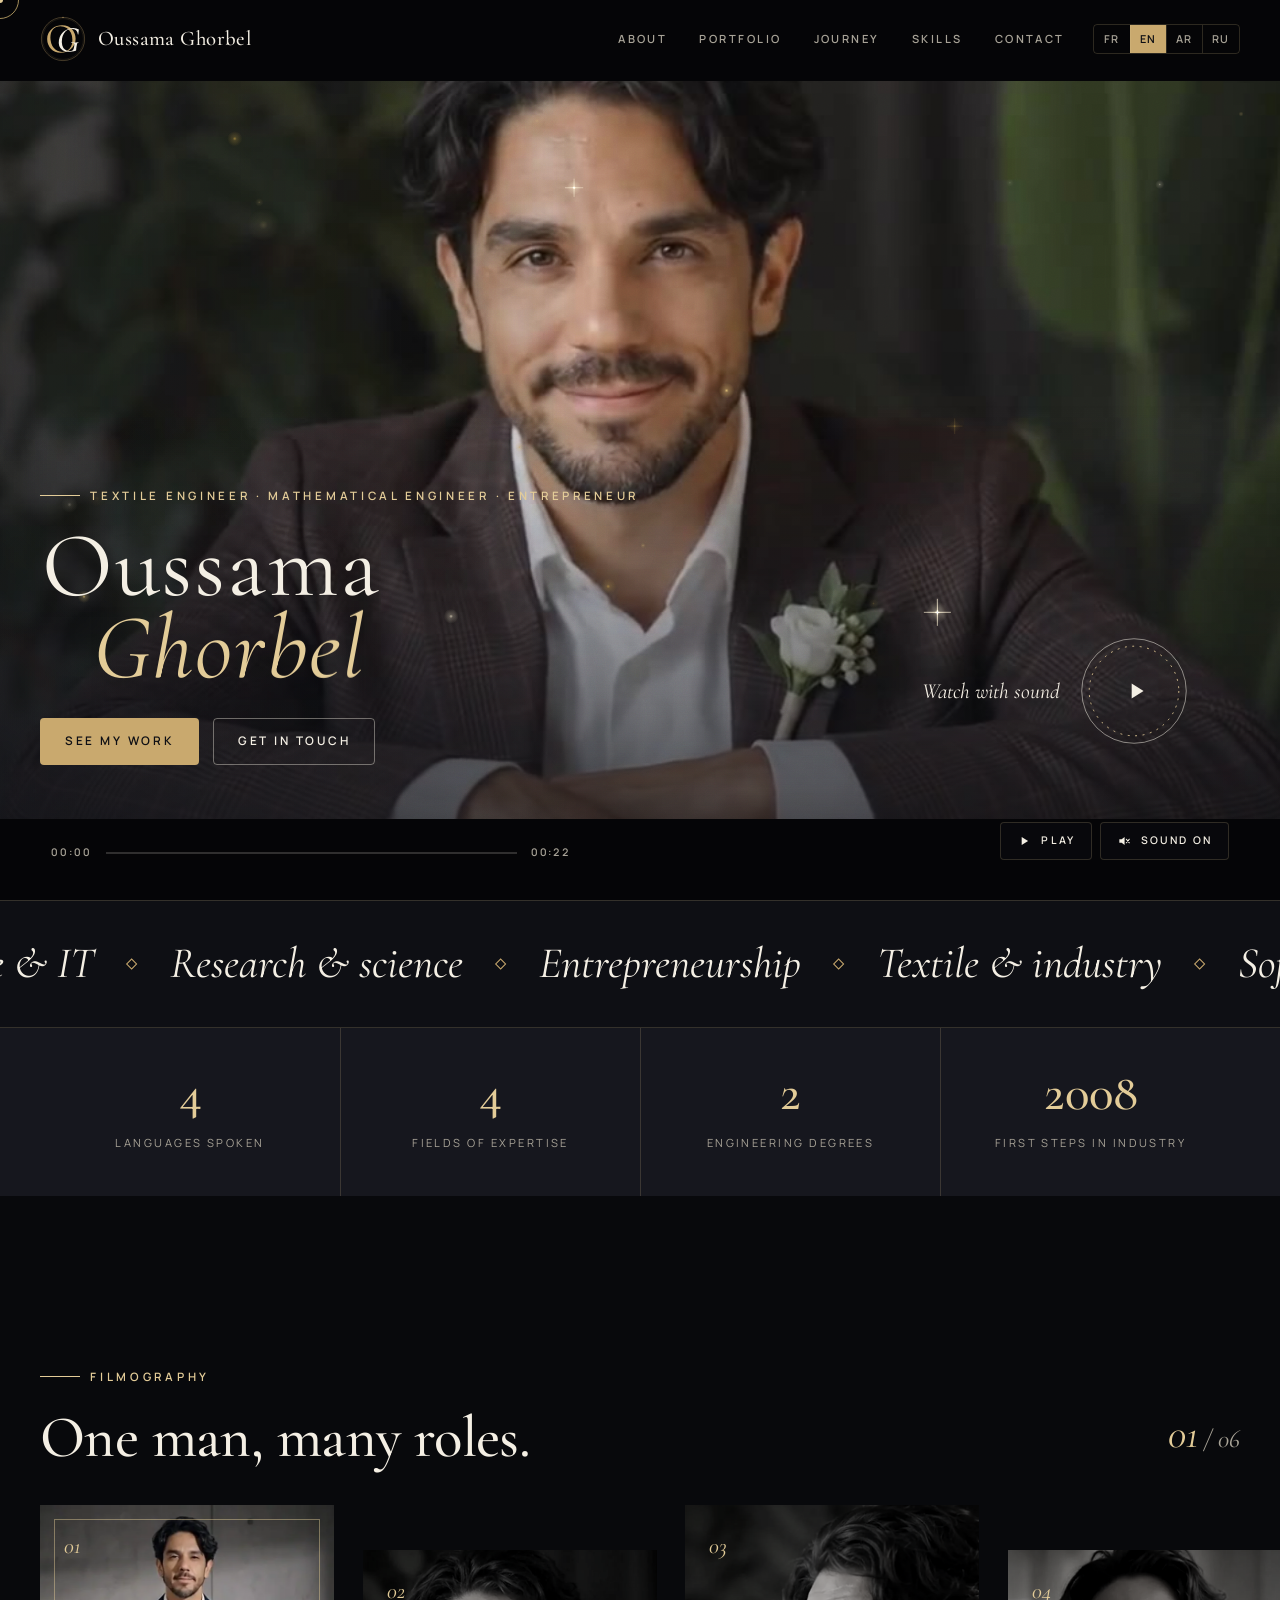
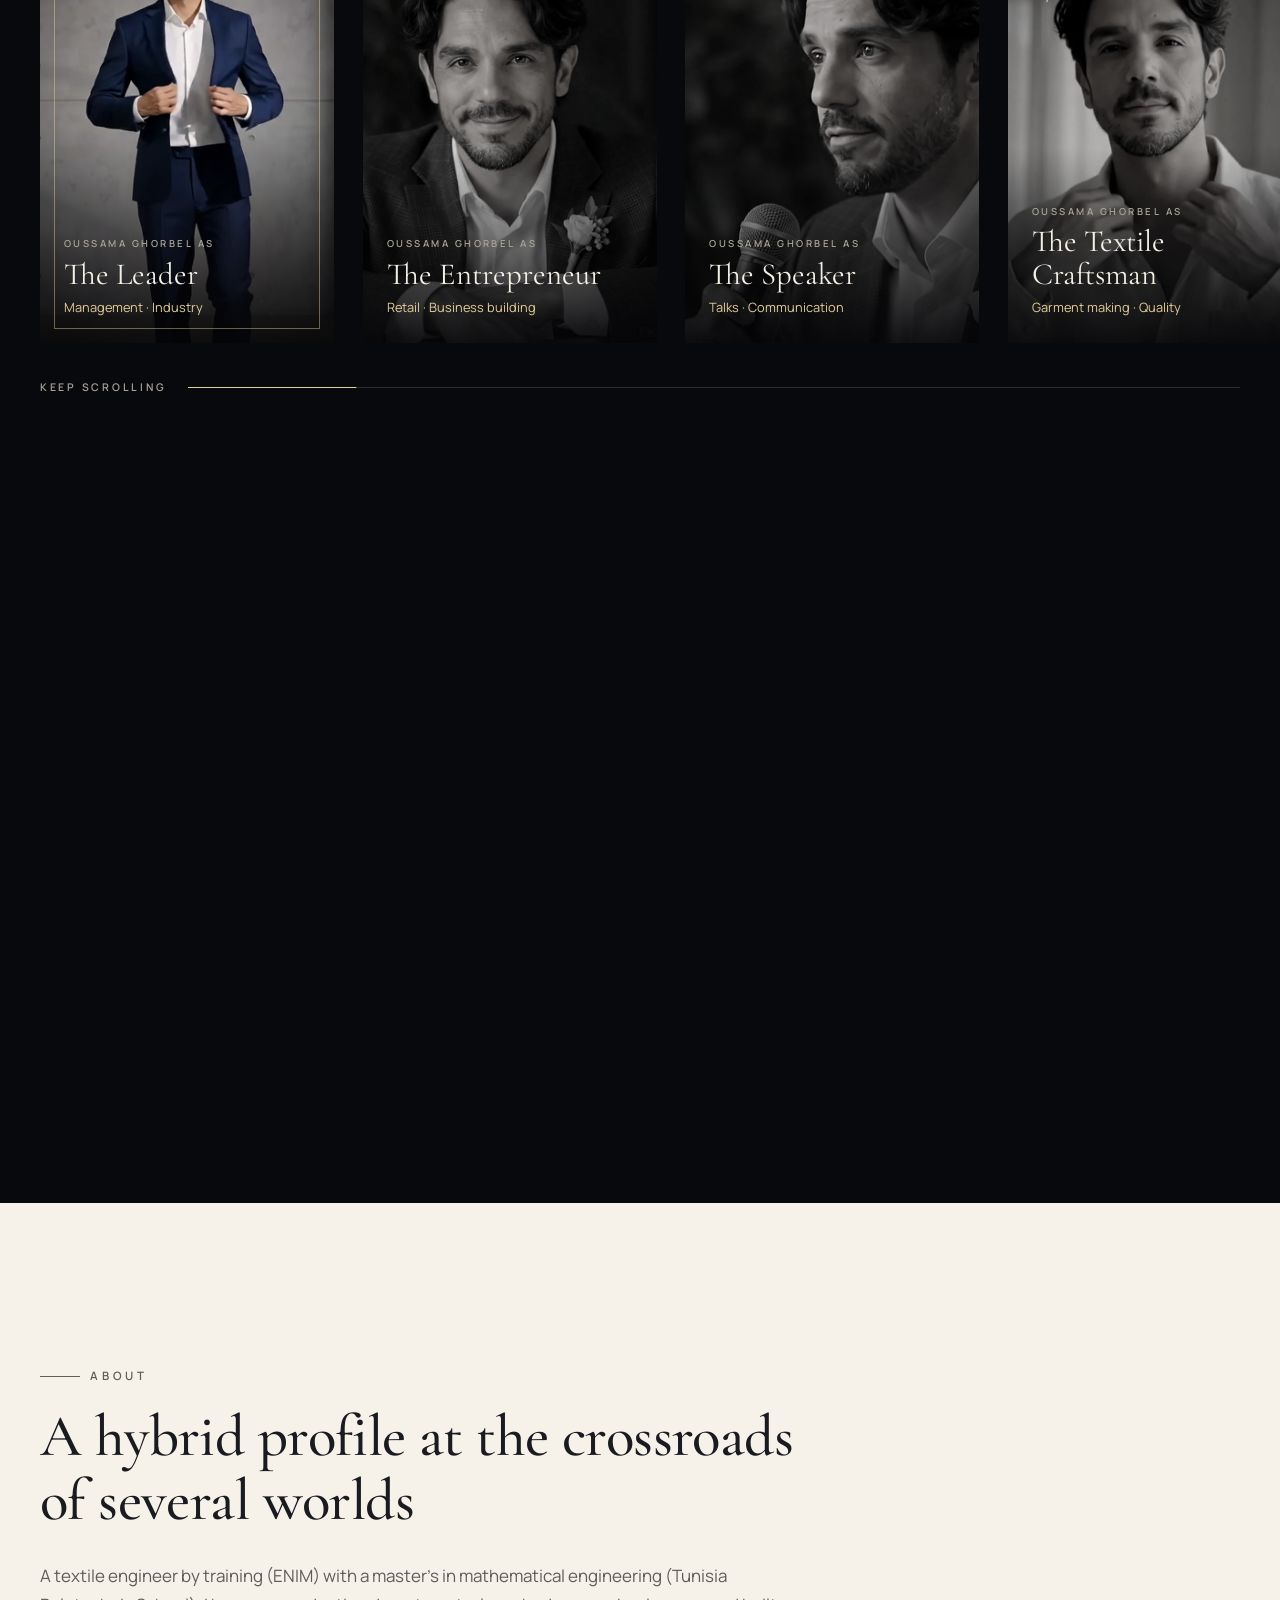
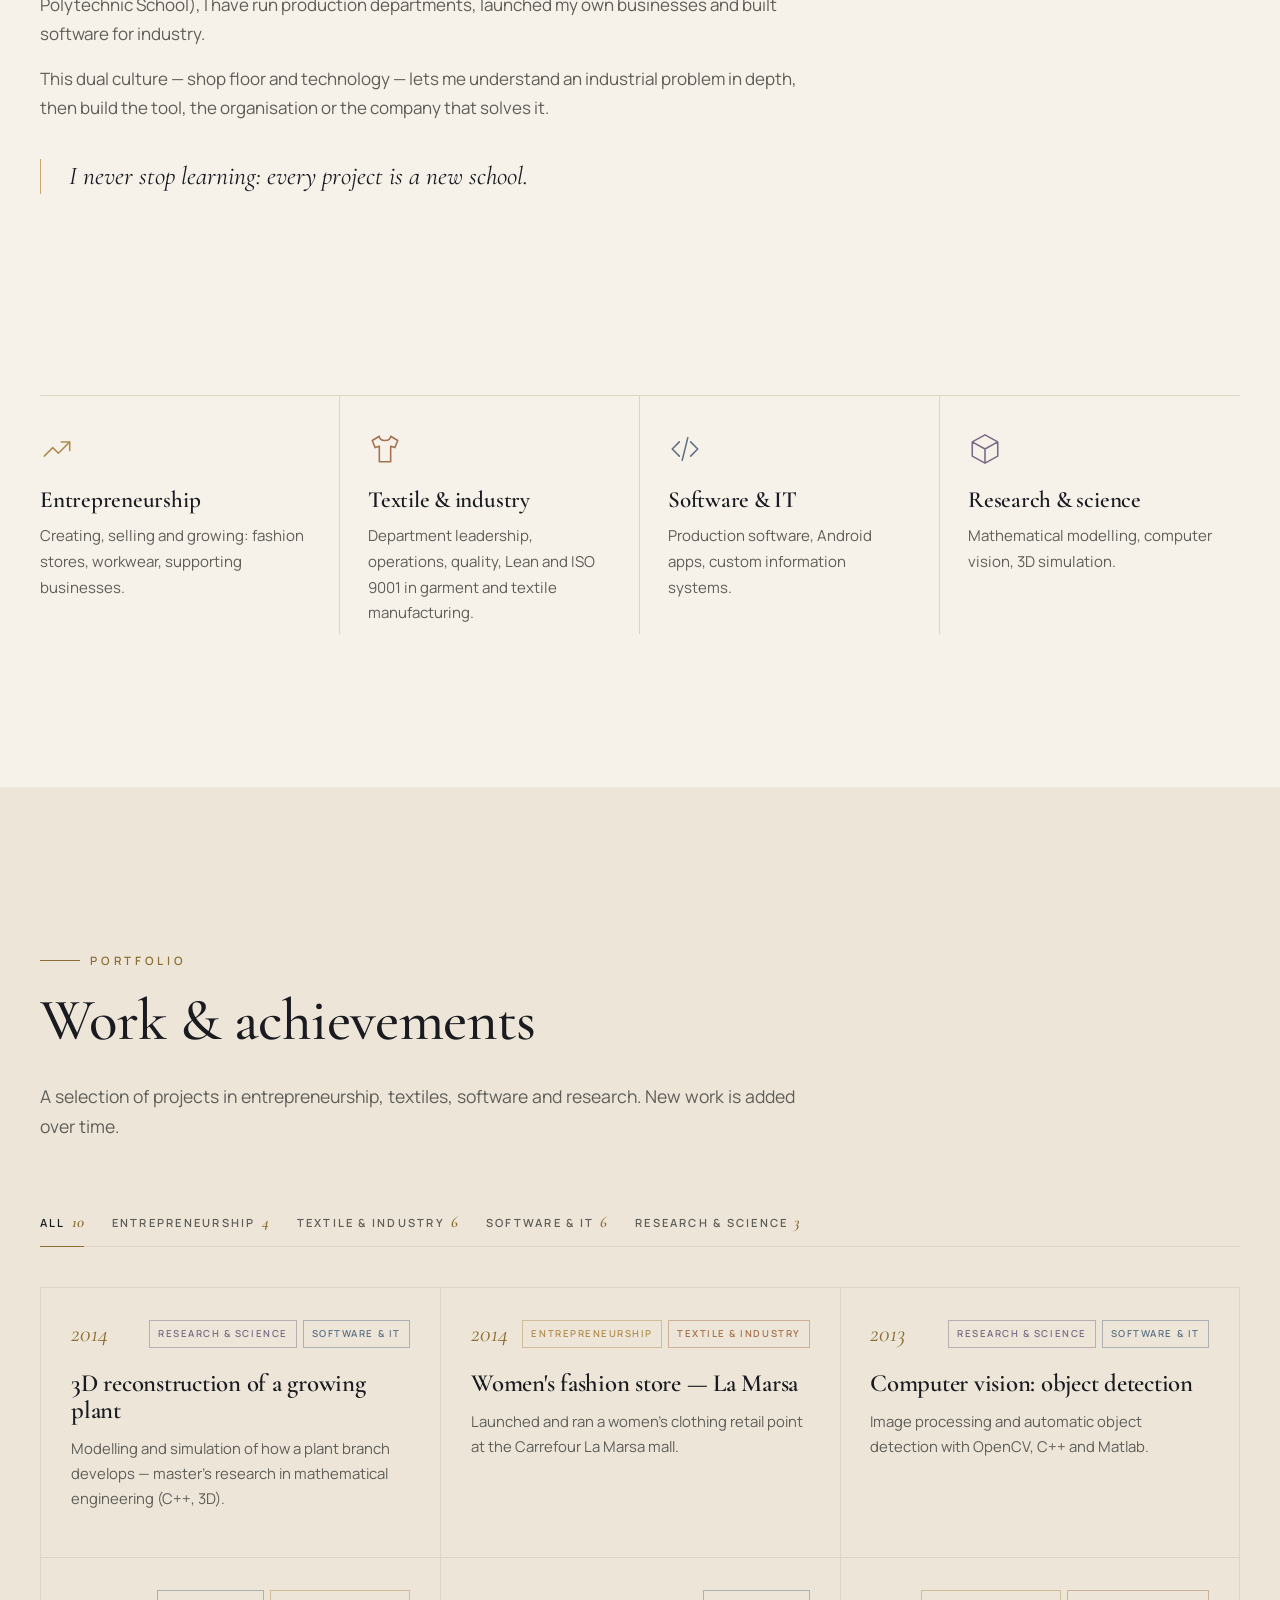
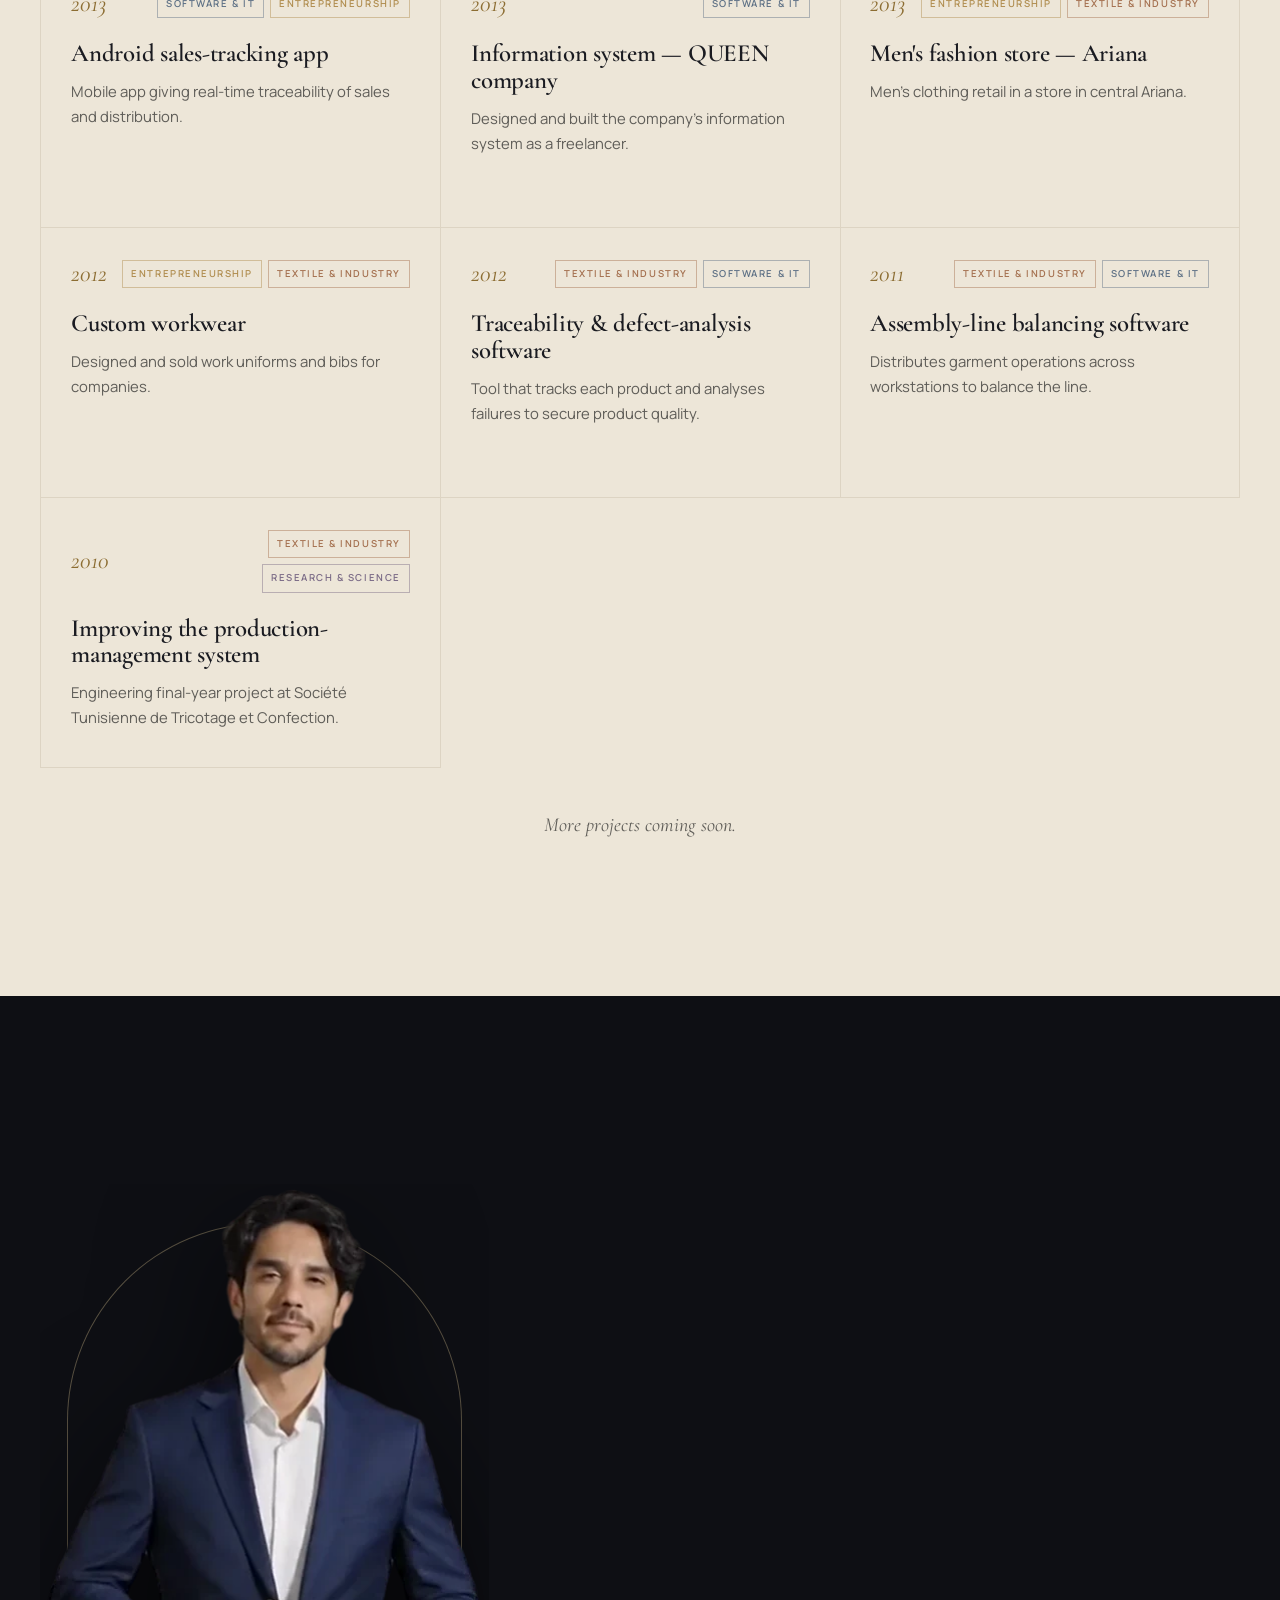
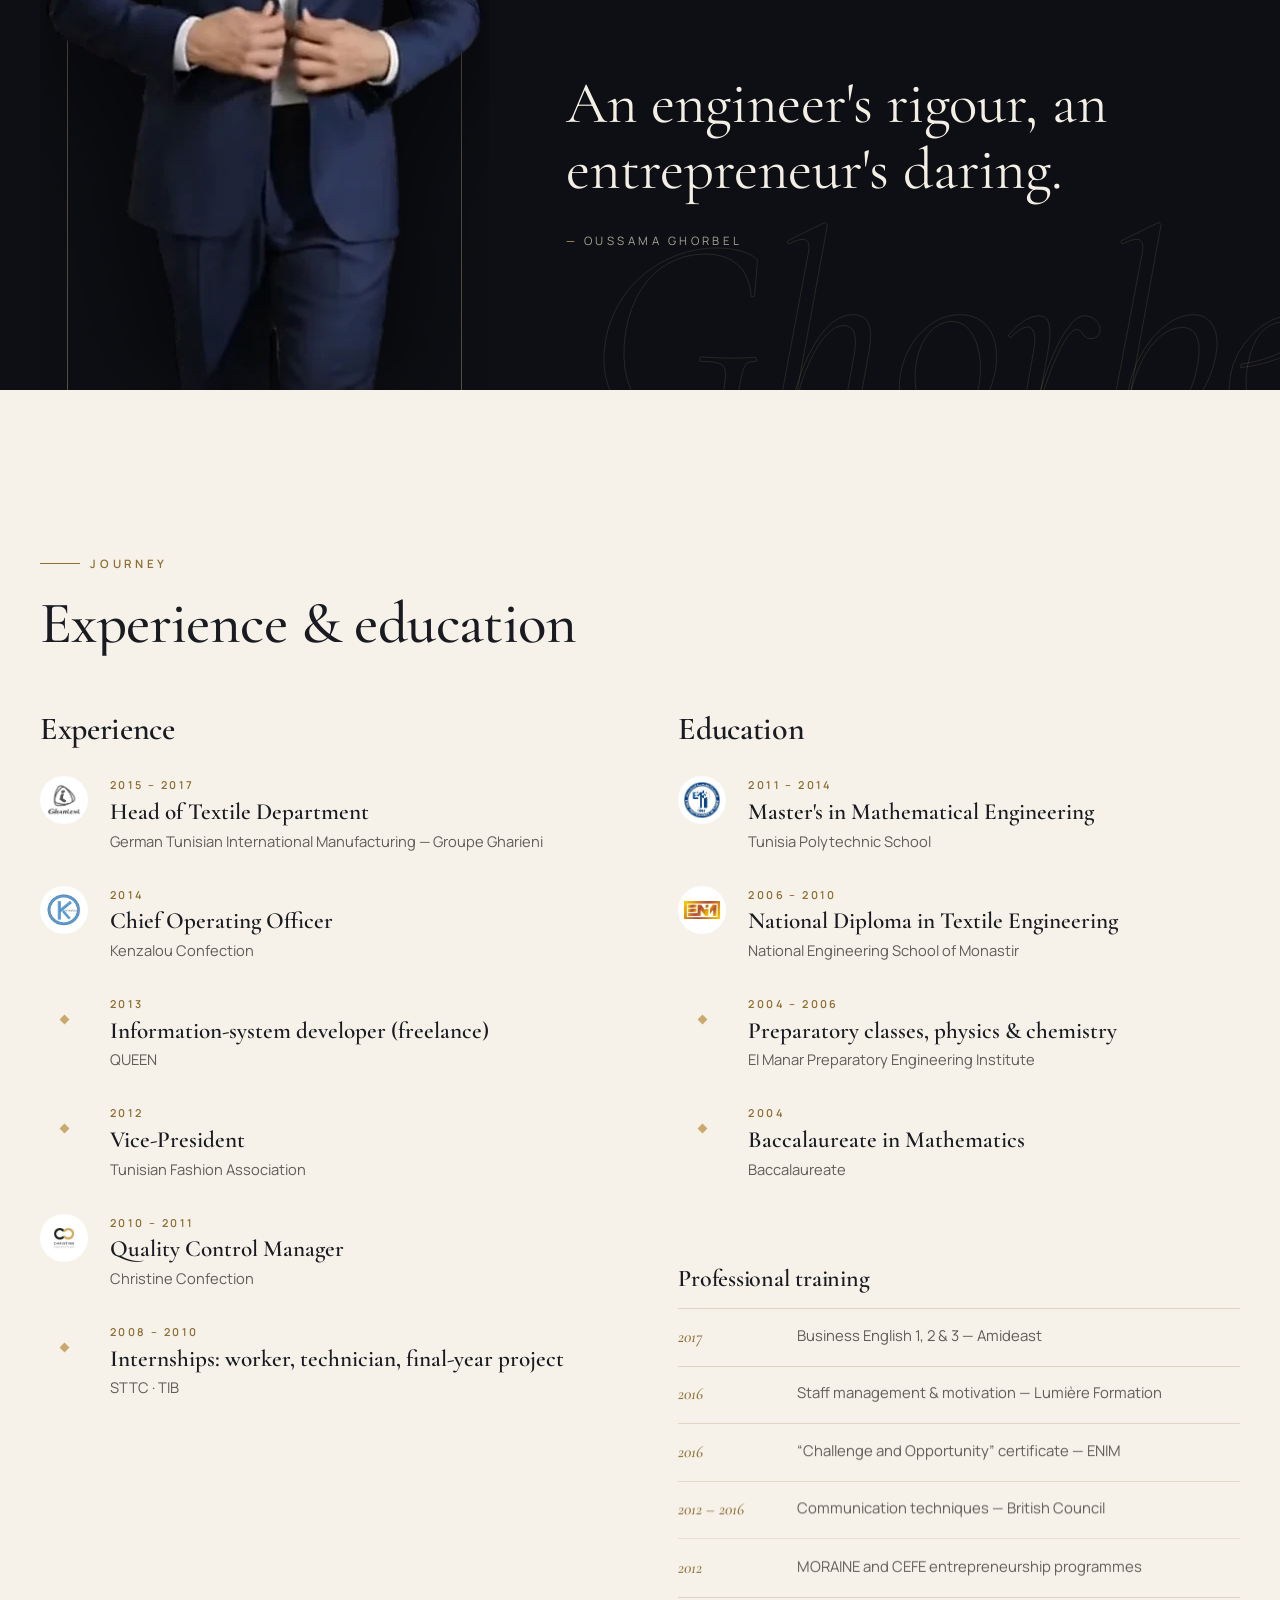
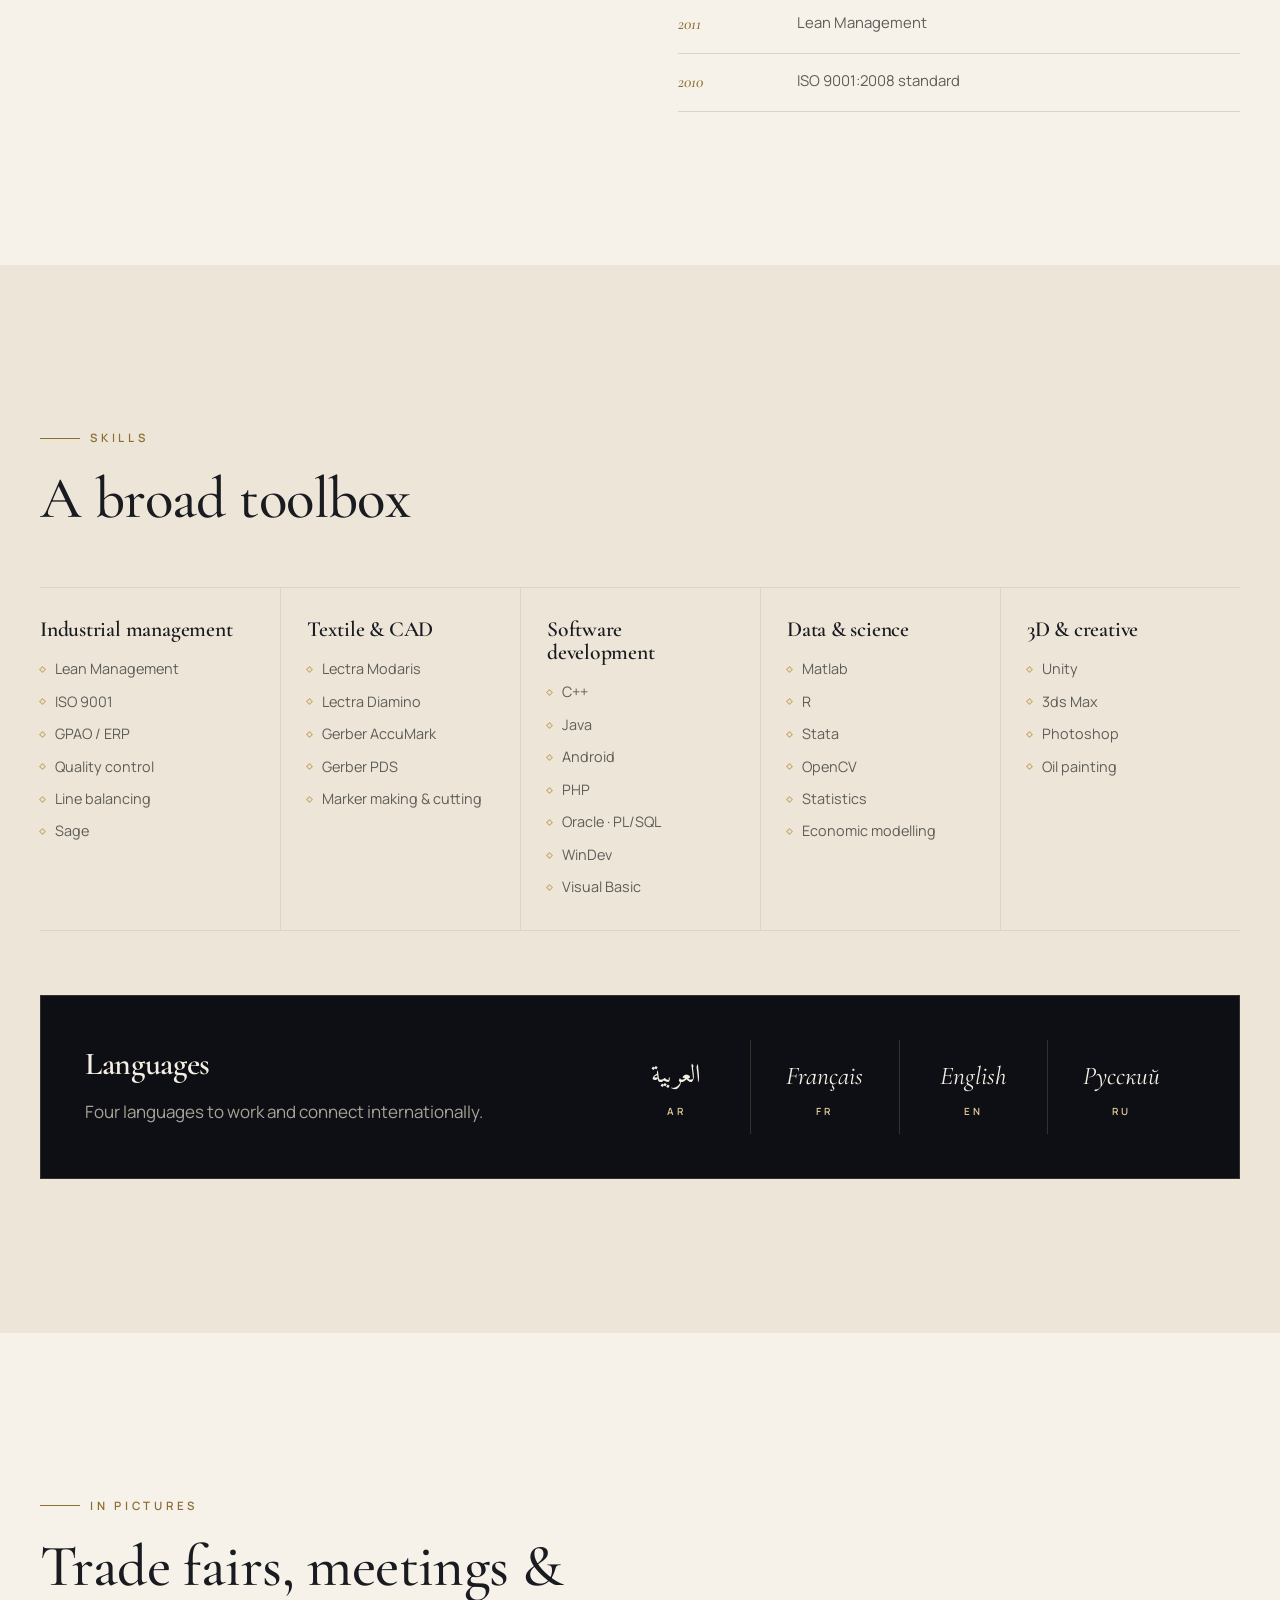
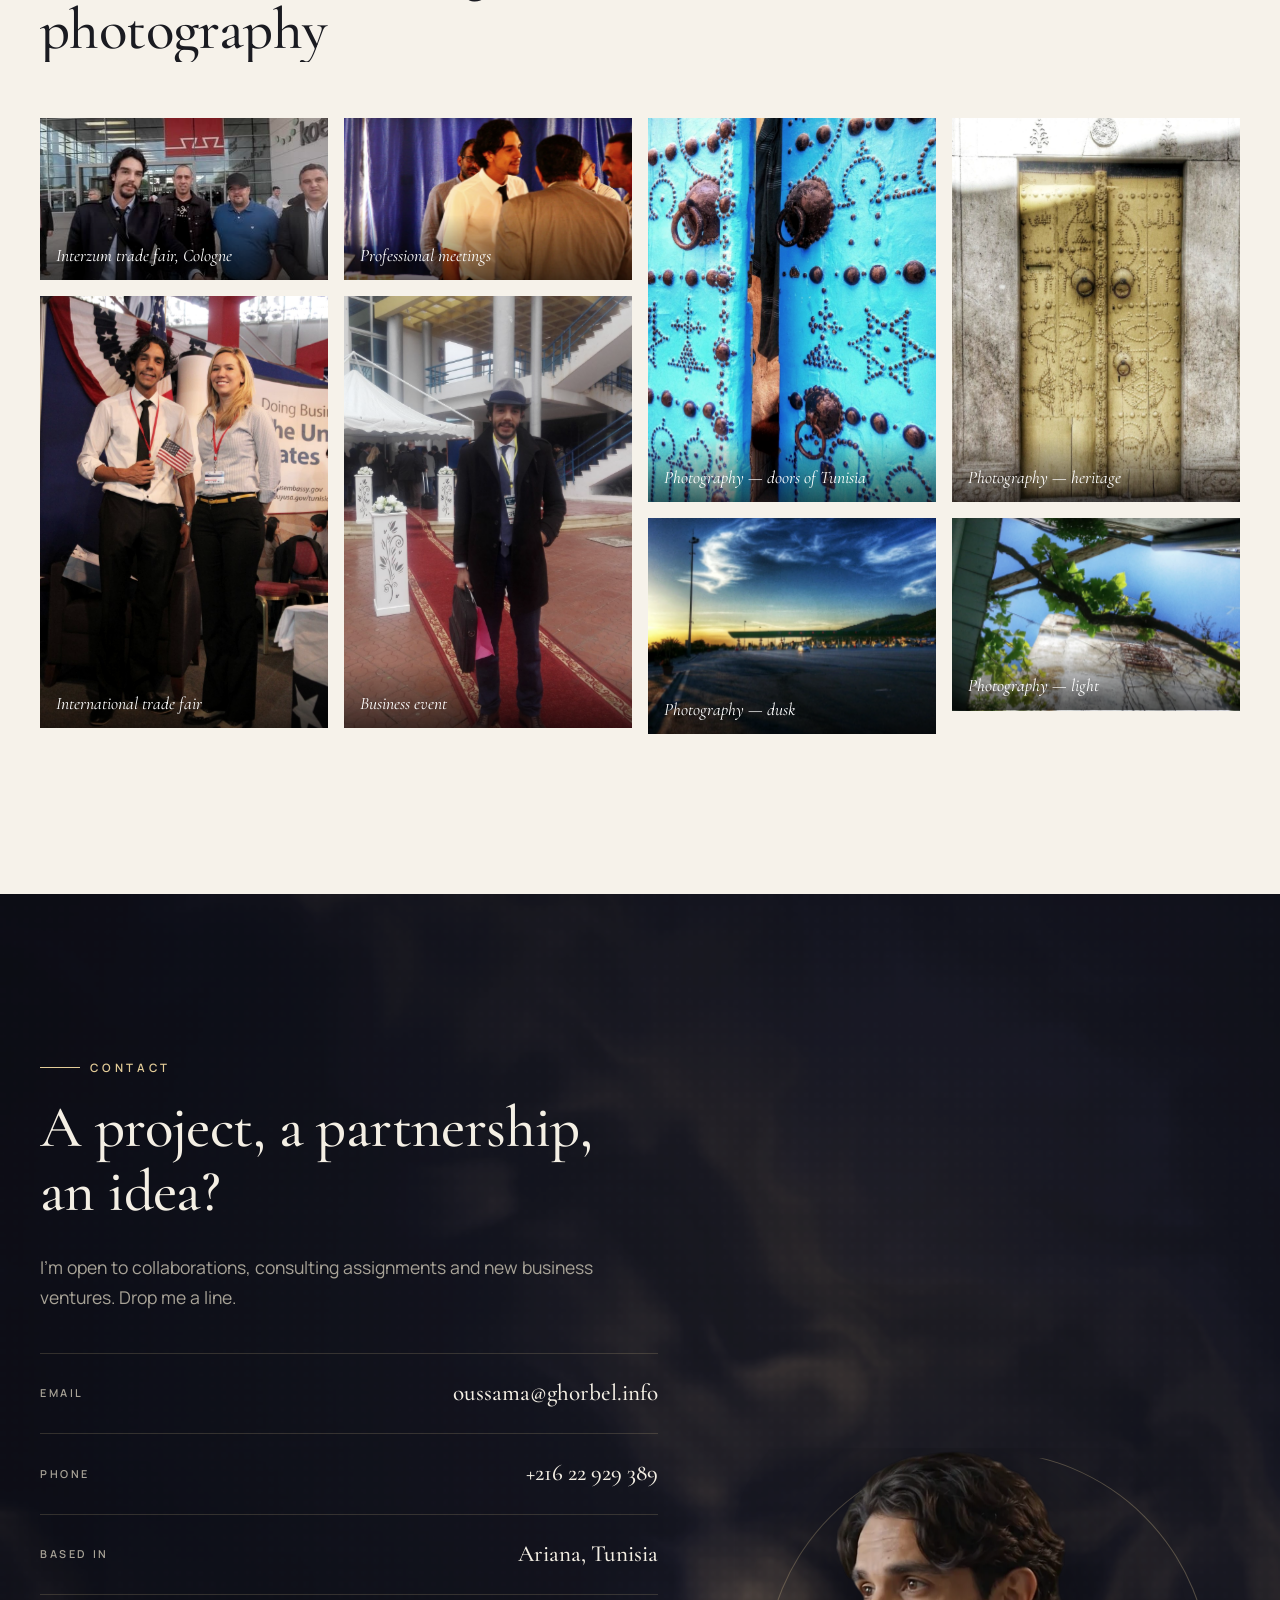
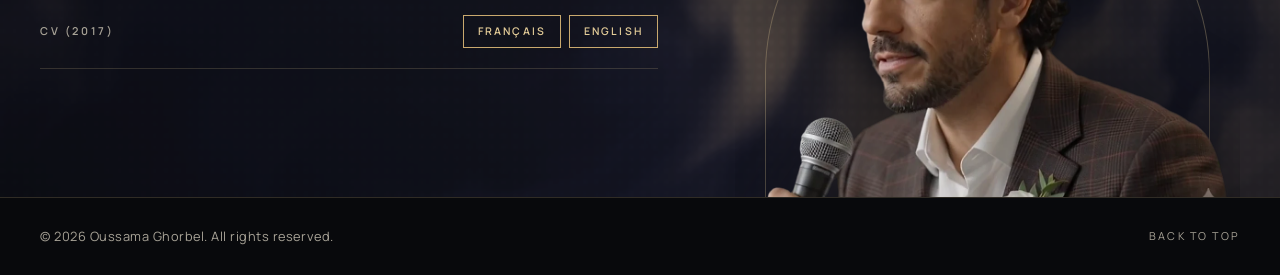
<file: index.html>
<!doctype html>
<html lang="fr" dir="ltr">
<head>
  <meta charset="utf-8">
  <meta name="viewport" content="width=device-width, initial-scale=1">
  <title>Oussama Ghorbel — Ingénieur, entrepreneur, créateur</title>
  <meta name="description" content="Oussama Ghorbel — ingénieur textile, ingénieur en mathématiques et entrepreneur. Portfolio : entrepreneuriat, textile, informatique et recherche.">
  <meta property="og:title" content="Oussama Ghorbel — Ingénieur, entrepreneur, créateur">
  <meta property="og:description" content="Entrepreneuriat · Textile · Informatique · Recherche. Français, English, العربية, Русский.">
  <meta property="og:image" content="assets/img/og-image.jpg">
  <meta property="og:type" content="website">
  <meta name="theme-color" content="#0e0f14">
  <link rel="icon" href="assets/img/favicon.svg" type="image/svg+xml">
  <link rel="preconnect" href="https://fonts.googleapis.com">
  <link rel="preconnect" href="https://fonts.gstatic.com" crossorigin>
  <link rel="stylesheet" href="https://fonts.googleapis.com/css2?family=Cormorant+Garamond:ital,wght@0,400;0,500;0,600;1,400;1,500&family=Manrope:wght@400;500;600;700&family=Amiri:wght@400;700&family=Noto+Kufi+Arabic:wght@400;600&display=swap">
  <link rel="stylesheet" href="assets/css/site.css">
  <link rel="stylesheet" href="assets/css/motion.css">
  <script>document.documentElement.classList.add("js");</script>
</head>
<body>
  <div class="loader" id="loader" aria-hidden="true">
    <div class="loader__inner">
      <svg class="loader__logo" viewBox="0 0 100 100">
        <circle class="draw draw--ring" cx="50" cy="50" r="47" pathLength="1"/>
        <path class="draw draw--o" d="M44.925925925925924 80.0Q38.25925925925926 80.0 32.842592592592595 77.63888888888889Q27.425925925925927 75.27777777777777 23.583333333333336 71.11111111111111Q19.74074074074074 66.94444444444444 17.65740740740741 61.52777777777778Q15.574074074074076 56.111111111111114 15.574074074074076 50.0Q15.574074074074076 42.5 18.49074074074074 36.85185185185185Q21.40740740740741 31.203703703703702 26.22222222222222 27.453703703703702Q31.037037037037038 23.703703703703702 36.77777777777778 21.85185185185185Q42.51851851851852 20.0 48.166666666666664 20.0Q55.01851851851852 20.0 60.43518518518518 22.453703703703702Q65.85185185185185 24.907407407407405 69.64814814814815 29.074074074074073Q73.44444444444444 33.24074074074074 75.43518518518519 38.51851851851852Q77.42592592592592 43.7962962962963 77.42592592592592 49.35185185185185Q77.42592592592592 55.83333333333333 74.83333333333333 61.388888888888886Q72.24074074074073 66.94444444444444 67.75 71.11111111111111Q63.25925925925926 75.27777777777777 57.37962962962963 77.63888888888889Q51.5 80.0 44.925925925925924 80.0ZM48.20370031286169 78.0555499041522Q54.42590671115451 78.0555499041522 59.462929054542826 75.05555046929254Q64.49995139793114 72.05555103443287 67.45364605938947 66.20370087800202Q70.4073407208478 60.35185072157118 70.4073407208478 51.96296409324363Q70.4073407208478 43.222226743344905 67.18512810601129 36.518523604781535Q63.96291549117477 29.814820466218173 58.11107946325231 25.97222787362558Q52.25924343532986 22.12963528103299 44.314817075376155 22.12963528103299Q34.03706755461516 22.12963528103299 28.314863416883682 28.740743001302086Q22.5926592791522 35.35185072157118 22.5926592791522 46.79629290545428Q22.5926592791522 53.33333333333333 24.425988656503183 59.02777777777777Q26.259318033854164 64.72222222222221 29.675975658275462 69.00925812897859Q33.09263328269676 73.29629403573495 37.78706472891348 75.67592196994357Q42.481496175130204 78.0555499041522 48.20370031286169 78.0555499041522Z" pathLength="1"/>
        <path class="draw draw--g" d="M62.239083421740595 77.8Q54.17657856153371 77.8 49.02653080717535 74.36198928267868Q43.87648305281699 70.92397856535736 41.889722821516344 65.06124465377243Q39.90296259021571 59.19851074218751 41.21287096966449 51.924341159396704Q42.24805615484968 46.2626764368128 45.11870333095645 41.53466960765698Q47.98935050706322 36.806662778501156 52.2176818963138 33.37860819498698Q56.446013285564376 29.950553611472806 61.62990023037052 28.075276805736404Q66.81378717517666 26.200000000000003 72.47545189776056 26.200000000000003Q75.84776962869951 26.200000000000003 78.90356395604687 26.920647176106772Q81.95935828339424 27.641294352213542 83.74704444062081 28.90341717755353Q84.26065652377329 29.353321668836806 84.296490829148 29.671840187355325Q84.3323251345227 29.990358705873845 84.25269550489308 30.73489865903501L83.32898402485836 40.13520462601274Q83.24935439522874 40.41788883915654 82.84722573764049 40.41788883915654Q82.44509708005222 40.41788883915654 82.40926277467752 40.13520462601274Q81.66869361054268 34.330202681929975 78.29637587960373 31.17288106282552Q74.92405814866478 28.015559443721067 69.26239342608088 28.015559443721067Q63.65250448745964 28.015559443721067 59.27886020261082 30.59356627287688Q54.90521591776201 33.171573102032696 52.00670517557451 37.90356044062862Q49.108194433387006 42.63554777922454 47.97745758081177 49.02184018735532Q46.651627163602576 57.20777000144676 48.32185427089786 63.353188126175496Q49.99208137819314 69.49860625090423 54.16864670389482 72.90078266285084Q58.345212029596496 76.30295907479746 64.4727032812241 76.30295907479746Q67.50259999617636 76.30295907479746 69.4415746733682 75.53254095006872Q71.38054935056005 74.76212282533999 72.49336905044792 72.70966960765698Q73.6061887503358 70.65721638997397 74.1357228712487 66.81111111111112Q74.78072092716594 62.988888888888894 74.58960787197208 61.19722222222222Q74.39849481677821 59.40555555555556 72.83178039575319 58.848148148148155Q71.26506597472815 58.290740740740745 67.6021030117652 58.290740740740745Q67.20395486361704 58.290740740740745 67.24376967843186 57.653703703703705Q67.28358449324668 57.016666666666666 67.6021030117652 57.016666666666666Q72.06535250087833 57.33518518518519 75.79401817063744 57.375Q79.52268384039655 57.41481481481482 83.66741481099118 57.175925925925924Q83.95009902413499 57.175925925925924 84.00783099163715 57.733333333333334Q84.06556295913933 58.290740740740745 83.66741481099118 58.290740740740745Q82.28186703176664 58.211111111111116 81.58511263271427 58.80833333333334Q80.88835823366189 59.40555555555556 80.43845374237861 61.3962962962963Q79.98854925109535 63.38703703703704 79.26392156554846 67.60740740740741Q78.86577341740032 70.23518518518519 78.76424612564324 71.50925925925927Q78.66271883388615 72.78333333333333 78.66669934332624 73.38055555555556Q78.67067985276634 73.97777777777779 78.5114205935071 74.61481481481482Q78.43179096387746 75.0925925925926 78.25063404249074 75.25185185185185Q78.06947712110403 75.41111111111111 77.59169934332624 75.57037037037037Q73.83715550199958 76.52592592592593 69.82182510965654 77.16296296296296Q65.80649471731351 77.8 62.239083421740595 77.8Z" pathLength="1"/>
      </svg>
      <span class="loader__count"><span id="loaderCount">0</span>%</span>
    </div>
  </div>
  <div class="cursor" aria-hidden="true"><span class="cursor__ring"></span><span class="cursor__dot"></span></div>

  <div class="progress" aria-hidden="true"><i id="pageProgress"></i></div>
  <a class="skip" href="#main">Aller au contenu</a>

  <header class="nav" id="top">
    <div class="wrap nav__inner">
      <a class="brand" href="#top" aria-label="Oussama Ghorbel">
        <img class="brand__mark" src="assets/img/logo.svg" alt="" width="46" height="46">
        <span class="brand__name">Oussama Ghorbel</span>
      </a>
      <nav class="nav__links" id="menu" aria-label="Navigation principale">
        <a href="#about" data-i18n="nav.about">À propos</a>
        <a href="#portfolio" data-i18n="nav.portfolio">Portfolio</a>
        <a href="#journey" data-i18n="nav.journey">Parcours</a>
        <a href="#skills" data-i18n="nav.skills">Compétences</a>
        <a href="#contact" data-i18n="nav.contact">Contact</a>
      </nav>
      <div class="nav__tools">
        <div class="lang" role="group" aria-label="Langue / Language">
          <button type="button" data-lang="fr" lang="fr">FR</button>
          <button type="button" data-lang="en" lang="en">EN</button>
          <button type="button" data-lang="ar" lang="ar">AR</button>
          <button type="button" data-lang="ru" lang="ru">RU</button>
        </div>
        <button class="burger" type="button" aria-controls="menu" aria-expanded="false" aria-label="Menu">
          <span></span><span></span>
        </button>
      </div>
    </div>
  </header>

  <main id="main">
    <!-- HERO -->
    <section class="hero" id="hero">
      <div class="hero__media" data-depth="0.35">
        <video class="hero__video" id="heroVideo" muted loop playsinline autoplay preload="auto"
               poster="assets/video/showreel-poster.jpg"
               data-src="assets/video/showreel.mp4" data-src-mobile="assets/video/showreel-mobile.mp4"
               aria-label="Vidéo de présentation d'Oussama Ghorbel"></video>
      </div>
      <div class="hero__veil" aria-hidden="true"></div>
      <div class="hero__grain" aria-hidden="true"></div>
      <div class="hero__bar hero__bar--top" aria-hidden="true"></div>
      <div class="hero__bar hero__bar--bottom" aria-hidden="true"></div>
      <canvas class="hero__spark" id="sparkFront" aria-hidden="true"></canvas>
      <div class="wrap hero__content">
        <p class="kicker hero__in" data-i18n="hero.kicker">Ingénieur textile · Ingénieur en mathématiques · Entrepreneur</p>
        <h1 class="hero__name" aria-label="Oussama Ghorbel">
          <span class="line" data-split>Oussama</span>
          <span class="line line--gold" data-split>Ghorbel</span>
        </h1>
        <div class="hero__cta hero__in">
          <a class="btn btn--primary magnetic" href="#portfolio"><span data-i18n="hero.cta.work">Voir mes travaux</span></a>
          <a class="btn btn--ghost magnetic" href="#contact"><span data-i18n="hero.cta.contact">Me contacter</span></a>
        </div>
      </div>
      <button type="button" class="hero__watch hero__in magnetic" id="heroWatch">
        <span class="hero__watch-ring" aria-hidden="true">
          <svg viewBox="0 0 120 120"><circle cx="60" cy="60" r="56"/><circle class="dash" cx="60" cy="60" r="48"/></svg>
          <span class="hero__watch-icon"><svg viewBox="0 0 24 24"><path d="M8 5l11 7-11 7z"/></svg></span>
        </span>
        <span class="hero__watch-label" data-i18n="hero.watch">Regarder avec le son</span>
      </button>
      <div class="hero__timeline hero__in" aria-hidden="true">
        <span class="hero__time" id="heroTime">00:00</span>
        <span class="hero__progress"><i id="heroProgress"></i></span>
        <span class="hero__time" id="heroDur">00:22</span>
      </div>
      <div class="hero__controls hero__in">
        <button type="button" class="vbtn" id="heroPlay" aria-pressed="false">
          <svg viewBox="0 0 24 24" aria-hidden="true"><path class="i-play" d="M8 5l11 7-11 7z"/><path class="i-pause" d="M7 5h4v14H7zM13 5h4v14h-4z"/></svg>
          <span data-i18n="video.pause">Pause</span>
        </button>
        <button type="button" class="vbtn" id="heroSound" aria-pressed="false">
          <svg viewBox="0 0 24 24" aria-hidden="true"><path d="M4 9h4l5-4v14l-5-4H4z"/><path class="i-wave" d="M16 8.5a5 5 0 010 7M18.5 6a8.5 8.5 0 010 12"/><path class="i-mute" d="M16 9l5 6M21 9l-5 6"/></svg>
          <span data-i18n="video.sound">Activer le son</span>
        </button>
      </div>
    </section>

    <!-- MARQUEE -->
    <div class="marquee" aria-hidden="true">
      <div class="marquee__track" id="marquee"></div>
    </div>

    <!-- STATS -->
    <section class="stats" aria-label="Chiffres clés">
      <div class="wrap stats__grid">
        <div class="stat"><strong>4</strong><span data-i18n="stats.languages">langues parlées</span></div>
        <div class="stat"><strong>4</strong><span data-i18n="stats.domains">domaines d'expertise</span></div>
        <div class="stat"><strong>2</strong><span data-i18n="stats.degrees">diplômes d'ingénierie</span></div>
        <div class="stat"><strong>2008</strong><span data-i18n="stats.since">premiers pas dans l'industrie</span></div>
      </div>
    </section>

    <!-- ROLES -->
    <section class="roles" id="roles" aria-labelledby="rolesTitle">
      <div class="roles__pin">
        <div class="wrap roles__head">
          <div>
            <p class="kicker" data-i18n="roles.kicker">Filmographie</p>
            <h2 id="rolesTitle" data-i18n="roles.title">Un homme, plusieurs rôles.</h2>
          </div>
          <p class="roles__count" aria-hidden="true"><span id="rolesIndex">01</span> / <span id="rolesTotal">06</span></p>
        </div>
        <div class="roles__viewport">
          <div class="roles__track" id="rolesTrack"></div>
        </div>
        <div class="wrap roles__foot">
          <span class="roles__hint" data-i18n="roles.hint">Faites défiler</span>
          <span class="roles__bar" aria-hidden="true"><i id="rolesBar"></i></span>
        </div>
      </div>
    </section>

    <!-- ABOUT -->
    <section class="section" id="about">
      <div class="wrap about">
        <div class="about__text reveal">
          <p class="kicker" data-i18n="about.kicker">À propos</p>
          <h2 data-i18n="about.title">Un profil hybride, au croisement de plusieurs mondes</h2>
          <p data-i18n="about.p1"></p>
          <p data-i18n="about.p2"></p>
          <blockquote data-i18n="about.quote">Je n'arrête jamais d'apprendre : chaque projet est une nouvelle école.</blockquote>
        </div>
        <div class="domains">
          <article class="domain reveal" data-domain="business">
            <span class="domain__icon" aria-hidden="true">
              <svg viewBox="0 0 24 24"><path d="M3 17l6-6 4 4 8-8M15 7h6v6"/></svg>
            </span>
            <h3 data-domain-label="business"></h3>
            <p data-i18n="domain.business"></p>
          </article>
          <article class="domain reveal" data-domain="textile">
            <span class="domain__icon" aria-hidden="true">
              <svg viewBox="0 0 24 24"><path d="M8 3l-5 3 2 5 3-1v11h8V10l3 1 2-5-5-3c0 2-1.5 3-4 3S8 5 8 3z"/></svg>
            </span>
            <h3 data-domain-label="textile"></h3>
            <p data-i18n="domain.textile"></p>
          </article>
          <article class="domain reveal" data-domain="it">
            <span class="domain__icon" aria-hidden="true">
              <svg viewBox="0 0 24 24"><path d="M8 7l-5 5 5 5M16 7l5 5-5 5M14 4l-4 16"/></svg>
            </span>
            <h3 data-domain-label="it"></h3>
            <p data-i18n="domain.it"></p>
          </article>
          <article class="domain reveal" data-domain="research">
            <span class="domain__icon" aria-hidden="true">
              <svg viewBox="0 0 24 24"><path d="M12 2l9 5v10l-9 5-9-5V7zM12 12l9-5M12 12v10M12 12L3 7"/></svg>
            </span>
            <h3 data-domain-label="research"></h3>
            <p data-i18n="domain.research"></p>
          </article>
        </div>
      </div>
    </section>

    <!-- PORTFOLIO -->
    <section class="section section--alt" id="portfolio">
      <div class="wrap">
        <header class="section__head reveal">
          <p class="kicker" data-i18n="portfolio.kicker">Portfolio</p>
          <h2 data-i18n="portfolio.title">Travaux & réalisations</h2>
          <p class="section__lead" data-i18n="portfolio.lead"></p>
        </header>
        <div class="filters" id="filters" role="toolbar" aria-label="Filtres"></div>
        <div class="projects" id="projects"></div>
        <p class="projects__more" data-i18n="portfolio.more">D'autres projets arrivent bientôt.</p>
      </div>
    </section>

    <!-- INTERLUDE -->
    <section class="interlude" aria-label="Citation">
      <span class="interlude__big" aria-hidden="true">Ghorbel</span>
      <div class="wrap interlude__grid">
        <figure class="pose" data-pose>
          <span class="pose__arch" aria-hidden="true"></span>
          <img class="pose__img" src="assets/img/pose-navy.webp" alt="Oussama Ghorbel" width="448" height="864" loading="lazy">
        </figure>
        <div class="interlude__quote reveal">
          <div class="ornament" aria-hidden="true"><i></i></div>
          <blockquote data-i18n="interlude.quote">La rigueur de l'ingénieur, l'audace de l'entrepreneur.</blockquote>
          <p class="interlude__sign">Oussama Ghorbel</p>
        </div>
      </div>
    </section>

    <!-- JOURNEY -->
    <section class="section" id="journey">
      <div class="wrap">
        <header class="section__head reveal">
          <p class="kicker" data-i18n="journey.kicker">Parcours</p>
          <h2 data-i18n="journey.title">Expérience & formation</h2>
        </header>
        <div class="journey">
          <div class="reveal">
            <h3 class="journey__title" data-i18n="journey.experience">Expérience</h3>
            <ol class="timeline" id="experience"></ol>
          </div>
          <div class="reveal">
            <h3 class="journey__title" data-i18n="journey.education">Formation</h3>
            <ol class="timeline" id="education"></ol>
            <h3 class="journey__title journey__title--sm" data-i18n="journey.training">Formations professionnelles</h3>
            <ul class="training" id="training"></ul>
          </div>
        </div>
      </div>
    </section>

    <!-- SKILLS & LANGUAGES -->
    <section class="section section--alt" id="skills">
      <div class="wrap">
        <header class="section__head reveal">
          <p class="kicker" data-i18n="skills.kicker">Compétences</p>
          <h2 data-i18n="skills.title">Une boîte à outils large</h2>
        </header>
        <div class="skills" id="skillGroups"></div>

        <div class="languages reveal">
          <div>
            <h3 data-i18n="languages.title">Langues</h3>
            <p data-i18n="languages.lead">Quatre langues pour travailler et échanger à l'international.</p>
          </div>
          <ul class="languages__list">
            <li><span lang="ar">العربية</span><small>AR</small></li>
            <li><span lang="fr">Français</span><small>FR</small></li>
            <li><span lang="en">English</span><small>EN</small></li>
            <li><span lang="ru">Русский</span><small>RU</small></li>
          </ul>
        </div>
      </div>
    </section>

    <!-- GALLERY -->
    <section class="section" id="gallery">
      <div class="wrap">
        <header class="section__head reveal">
          <p class="kicker" data-i18n="gallery.kicker">En images</p>
          <h2 data-i18n="gallery.title">Salons, rencontres & photographie</h2>
        </header>
        <div class="gallery" id="galleryGrid"></div>
      </div>
    </section>

    <!-- CONTACT -->
    <section class="section contact" id="contact">
      <canvas class="contact__gl" id="gl" aria-hidden="true"></canvas>
      <div class="wrap contact__grid">
        <div class="contact__body reveal">
          <p class="kicker" data-i18n="contact.kicker">Contact</p>
          <h2 data-i18n="contact.title">Un projet, une collaboration, une idée ?</h2>
          <p class="section__lead" data-i18n="contact.lead"></p>
          <ul class="contact__list">
            <li>
              <span data-i18n="contact.email">E-mail</span>
              <a href="mailto:oussama@ghorbel.info">oussama@ghorbel.info</a>
            </li>
            <li>
              <span data-i18n="contact.phone">Téléphone</span>
              <a href="tel:+21622929389" dir="ltr">+216 22 929 389</a>
            </li>
            <li>
              <span data-i18n="contact.location">Basé à</span>
              <strong data-i18n="contact.locationValue">Ariana, Tunisie</strong>
            </li>
            <li>
              <span data-i18n="contact.cv">CV (2017)</span>
              <span class="contact__cv">
                <a href="assets/files/CV%20Ghorbel%20Oussama2017-10%20fran%C3%A7ais%20.pdf" target="_blank" rel="noopener" data-i18n="contact.cvFr">Français</a>
                <a href="assets/files/CV%20Ghorbel%20Oussama%202017-10%20%20%20english.pdf" target="_blank" rel="noopener" data-i18n="contact.cvEn">English</a>
              </span>
            </li>
          </ul>
        </div>
        <figure class="pose" data-pose>
          <span class="pose__arch" aria-hidden="true"></span>
          <img class="pose__img" src="assets/img/pose-mic.webp" alt="Oussama Ghorbel" width="1099" height="888" loading="lazy">
        </figure>
      </div>
    </section>
  </main>

  <footer class="footer">
    <div class="wrap footer__inner">
      <p>© <span id="year">2026</span> Oussama Ghorbel. <span data-i18n="footer.rights">Tous droits réservés.</span></p>
      <a href="#top" data-i18n="footer.top">Haut de page</a>
    </div>
  </footer>

  <div class="lightbox" id="lightbox" hidden>
    <button type="button" class="lightbox__close" aria-label="Fermer">×</button>
    <figure><img alt=""><figcaption></figcaption></figure>
  </div>

  <script src="assets/vendor/gsap.min.js" defer></script>
  <script src="assets/vendor/ScrollTrigger.min.js" defer></script>
  <script src="assets/vendor/lenis.min.js" defer></script>
  <script src="assets/js/i18n.js" defer></script>
  <script src="assets/js/content.js" defer></script>
  <script src="assets/js/site.js" defer></script>
  <script src="assets/js/gl.js" defer></script>
  <script src="assets/js/sparkles.js" defer></script>
  <script src="assets/js/video.js" defer></script>
  <script src="assets/js/motion.js" defer></script>
</body>
</html>
</file>
<file: assets/css/site.css>
/* ==========================================================
   Oussama Ghorbel — site personnel
   Direction : éditoriale et noble. Serif Cormorant Garamond pour les titres,
   Manrope pour le texte, ivoire / noir / champagne, filets fins.
   ========================================================== */

:root {
  --ink: #0e0f14;
  --ink-2: #16171e;
  --paper: #f6f2ea;
  --paper-2: #ede6d8;
  --card: #fbf9f4;
  --text: #1a1b21;
  --muted: #5f5d58;
  --line: #ddd4c3;
  --gold: #c9a96e;
  --gold-2: #e3cc98;
  --gold-ink: #8c6d32;
  --on-dark: #f4efe4;
  --on-dark-muted: #a8a397;
  --hair-dark: rgba(227, 204, 152, .18);

  /* Domaines : nuances sobres autour du champagne */
  --biz: #b08d4f;
  --tex: #a4704f;
  --it: #5d7085;
  --res: #7a6a86;

  --radius: 4px;
  --shadow: 0 1px 0 rgba(14, 15, 20, .04), 0 24px 48px -32px rgba(14, 15, 20, .28);
  --font: "Manrope", system-ui, -apple-system, "Segoe UI", Roboto, sans-serif;
  --serif: "Cormorant Garamond", "Cormorant", Georgia, "Times New Roman", serif;
  --font-ar: "Noto Kufi Arabic", "Manrope", system-ui, sans-serif;
  --serif-ar: "Amiri", "Noto Naskh Arabic", serif;
  --ease: cubic-bezier(.2, .7, .1, 1);
  --wrap: 1200px;
}

@media (prefers-color-scheme: dark) {
  :root {
    --paper: #111216;
    --paper-2: #17181e;
    --card: #1b1c22;
    --text: #ece7dc;
    --muted: #a39e93;
    --line: #2c2b29;
    --gold-ink: #e3cc98;
    --shadow: 0 24px 48px -32px rgba(0, 0, 0, .7);
  }
}

*, *::before, *::after { box-sizing: border-box; }
html { scroll-behavior: smooth; scroll-padding-top: 80px; -webkit-text-size-adjust: 100%; }
body {
  margin: 0; background: var(--paper); color: var(--text);
  font-family: var(--font); font-size: 17px; line-height: 1.7;
  -webkit-font-smoothing: antialiased; overflow-x: hidden;
}
html[lang="ar"] body { font-family: var(--font-ar); }
img { max-width: 100%; display: block; }
a { color: inherit; }
p { margin: 0 0 1em; }

h1, h2, h3 { margin: 0 0 .5em; font-family: var(--serif); font-weight: 500; line-height: 1.08; letter-spacing: -.01em; }
h2 { font-size: clamp(2.3rem, 4.6vw, 3.9rem); }
h3 { font-size: 1.45rem; font-weight: 600; }
html[lang="ar"] h1, html[lang="ar"] h2, html[lang="ar"] h3 { font-family: var(--serif-ar); font-weight: 700; letter-spacing: 0; line-height: 1.35; }
html[lang="ar"] h3 { font-size: 1.3rem; }

.wrap { width: min(var(--wrap), 100% - 32px); margin-inline: auto; }
.skip { position: absolute; inset-inline-start: -999px; top: 8px; background: var(--gold); color: var(--ink); padding: 8px 14px; z-index: 100; }
.skip:focus { inset-inline-start: 8px; }
:focus-visible { outline: 1px solid var(--gold); outline-offset: 4px; }

.kicker {
  display: inline-flex; align-items: center; gap: .9em; margin-bottom: 1.2rem;
  font-size: .72rem; font-weight: 600; text-transform: uppercase; letter-spacing: .32em; color: var(--gold-ink);
}
.kicker::before { content: ""; width: 40px; height: 1px; background: currentColor; }
html[lang="ar"] .kicker { letter-spacing: 0; font-size: .92rem; }

/* ---------- Boutons ---------- */
.btn {
  position: relative; display: inline-flex; align-items: center; justify-content: center; gap: 10px;
  padding: 1.05em 2em; border-radius: var(--radius); text-decoration: none; overflow: hidden;
  font-size: .74rem; font-weight: 600; text-transform: uppercase; letter-spacing: .24em;
  border: 1px solid transparent; transition: color .4s var(--ease), border-color .4s, background .4s;
}
html[lang="ar"] .btn { letter-spacing: 0; font-size: .9rem; }
.btn span { position: relative; }
.btn--primary { background: var(--gold); color: var(--ink); }
.btn--ghost { border-color: rgba(244, 239, 228, .4); color: var(--on-dark); }
.btn--ghost:hover { border-color: var(--gold-2); color: var(--gold-2); }

/* ---------- Navigation ---------- */
.nav { position: fixed; inset: 0 0 auto 0; z-index: 50; color: var(--on-dark); transition: background .4s, border-color .4s; border-bottom: 1px solid transparent; }
.nav.is-scrolled {
  background: rgba(14, 15, 20, .82); border-bottom-color: var(--hair-dark);
  backdrop-filter: saturate(1.3) blur(16px); -webkit-backdrop-filter: saturate(1.3) blur(16px);
}
.nav__inner { display: flex; align-items: center; gap: 28px; height: 78px; }
.brand { display: flex; align-items: center; gap: 12px; text-decoration: none; }
.brand__mark { width: 46px; height: 46px; transition: transform .9s var(--ease); }
.brand:hover .brand__mark { transform: rotate(360deg); }
.brand__name { font-family: var(--serif); font-size: 1.3rem; font-weight: 500; letter-spacing: .02em; }
.nav__links { display: flex; gap: 32px; margin-inline-start: auto; }
.nav__links a {
  position: relative; text-decoration: none; padding: 6px 0;
  font-size: .7rem; font-weight: 600; text-transform: uppercase; letter-spacing: .22em; color: var(--on-dark-muted); transition: color .3s;
}
html[lang="ar"] .nav__links a { letter-spacing: 0; font-size: .9rem; }
.nav__links a::after { content: ""; position: absolute; inset: auto 0 0 0; height: 1px; background: var(--gold); transform: scaleX(0); transform-origin: right; transition: transform .5s var(--ease); }
.nav__links a:hover, .nav__links a.is-active { color: var(--on-dark); }
.nav__links a:hover::after, .nav__links a.is-active::after { transform: scaleX(1); transform-origin: left; }
.nav__tools { display: flex; align-items: center; gap: 12px; }
.lang { display: flex; border: 1px solid var(--hair-dark); border-radius: var(--radius); }
.lang button {
  border: 0; background: none; color: var(--on-dark-muted); cursor: pointer; min-width: 36px;
  font: 600 .68rem/1 var(--font); letter-spacing: .14em; padding: 9px 9px;
}
.lang button + button { border-inline-start: 1px solid var(--hair-dark); }
.lang button:hover { color: var(--on-dark); }
.lang button[aria-pressed="true"] { color: var(--ink); background: var(--gold); }
.burger { display: none; width: 42px; height: 42px; border: 1px solid var(--hair-dark); border-radius: var(--radius); background: none; cursor: pointer; padding: 0; }
.burger span { display: block; width: 18px; height: 1px; margin: 5px auto; background: var(--on-dark); transition: transform .3s; }
.burger[aria-expanded="true"] span:first-child { transform: translateY(3px) rotate(45deg); }
.burger[aria-expanded="true"] span:last-child { transform: translateY(-3px) rotate(-45deg); }

/* ---------- Hero vidéo ---------- */
.hero {
  position: relative; overflow: hidden; isolation: isolate;
  min-height: 100vh; min-height: 100svh; display: flex; align-items: flex-end;
  background: var(--ink) url("../video/showreel-poster.jpg") center / cover; color: var(--on-dark);
}
.hero__media { position: absolute; inset: -4%; z-index: -3; }
.hero__video { width: 100%; height: 100%; object-fit: cover; display: block; }
.hero { --bar: 9vh; }
.hero__veil {
  position: absolute; inset: 0; z-index: -2; pointer-events: none;
  background:
    linear-gradient(0deg, rgba(14, 15, 20, .85) 0%, rgba(14, 15, 20, .35) 32%, transparent 55%),
    linear-gradient(90deg, rgba(14, 15, 20, .55) 0%, transparent 45%),
    radial-gradient(130% 100% at 60% 35%, transparent 55%, rgba(14, 15, 20, .45) 100%);
}
html[dir="rtl"] .hero__veil {
  background:
    linear-gradient(0deg, rgba(14, 15, 20, .85) 0%, rgba(14, 15, 20, .35) 32%, transparent 55%),
    linear-gradient(270deg, rgba(14, 15, 20, .55) 0%, transparent 45%);
}
/* Bandes noires du format cinéma */
.hero__bar { position: absolute; inset-inline: 0; z-index: 2; height: var(--bar); background: #050507; pointer-events: none; }
.hero__bar--top { top: 0; }
.hero__bar--bottom { bottom: 0; }
.hero__grain {
  position: absolute; inset: -50%; z-index: -1; pointer-events: none; opacity: .08; mix-blend-mode: overlay;
  background-image: url("data:image/svg+xml,%3Csvg xmlns='http://www.w3.org/2000/svg' width='160' height='160'%3E%3Cfilter id='n'%3E%3CfeTurbulence type='fractalNoise' baseFrequency='.9' numOctaves='3' stitchTiles='stitch'/%3E%3C/filter%3E%3Crect width='100%25' height='100%25' filter='url(%23n)'/%3E%3C/svg%3E");
  animation: grain 1.2s steps(6) infinite;
}
@keyframes grain { 0%, 100% { transform: translate(0, 0); } 25% { transform: translate(-3%, 2%); } 50% { transform: translate(2%, -3%); } 75% { transform: translate(3%, 3%); } }
.hero__spark { position: absolute; inset: 0; width: 100%; height: 100%; pointer-events: none; z-index: 1; }
.hero__content { position: relative; z-index: 3; padding: 140px 0 calc(var(--bar) + clamp(36px, 6vh, 64px)); }
.hero .kicker { color: var(--gold-2); }
.hero__name {
  font-size: clamp(3rem, 7.2vw, 6.6rem); text-shadow: 0 10px 40px rgba(0, 0, 0, .35); font-weight: 400; line-height: .9; letter-spacing: -.02em;
  margin: 0 0 .3em; direction: ltr; text-align: start;
}
html[dir="rtl"] .hero__name { text-align: right; font-family: var(--serif); font-weight: 400; line-height: .9; }
.hero__name .line { display: block; }
.hero__name .line--gold { font-style: italic; color: var(--gold-2); padding-inline-start: .55em; }
html[dir="rtl"] .hero__name .line--gold { padding-inline-start: 0; padding-inline-end: .55em; }
.hero__name .char { display: inline-block; overflow: hidden; vertical-align: top; padding: 0 .02em .1em; margin-bottom: -.1em; }
.hero__name .char > span { display: inline-block; will-change: transform; }
.hero__lead { font-size: clamp(1.02rem, 1.4vw, 1.18rem); color: rgba(244, 239, 228, .78); max-width: 34em; }
.hero__cta { display: flex; flex-wrap: wrap; gap: 14px; margin: 26px 0 0; }
.hero__langs { list-style: none; padding: 0; margin: 0; display: flex; flex-wrap: wrap; }
.hero__langs li { font-family: var(--serif); font-size: 1.05rem; font-style: italic; color: var(--on-dark-muted); padding: 0 14px; border-inline-start: 1px solid var(--hair-dark); }
.hero__langs li:first-child { padding-inline-start: 0; border: 0; }
.hero__langs li[lang="ar"] { font-family: var(--serif-ar); font-style: normal; }
.hero__controls { position: absolute; z-index: 4; inset-inline-end: clamp(16px, 4vw, 56px); bottom: calc(var(--bar) / 2); transform: translateY(50%); display: flex; gap: 8px; }
.hero__timeline {
  position: absolute; z-index: 4; inset-inline-start: clamp(16px, 4vw, 56px); bottom: calc(var(--bar) / 2); transform: translateY(50%);
  display: flex; align-items: center; gap: 14px; width: min(42vw, 520px); direction: ltr;
  font: 600 .66rem/1 var(--font); letter-spacing: .18em; color: var(--on-dark-muted); font-variant-numeric: tabular-nums;
}
.hero__progress { position: relative; flex: 1; height: 14px; cursor: pointer; }
.hero__progress::before { content: ""; position: absolute; inset: 6px 0; background: rgba(244, 239, 228, .18); }
.hero__progress i { position: absolute; inset: 6px 0; background: var(--gold-2); transform-origin: left; transform: scaleX(0); }
.hero__progress:hover::before, .hero__progress:hover i { inset: 5px 0; }
/* Bouton « Regarder avec le son » */
.hero__watch {
  position: absolute; z-index: 4; inset-inline-end: clamp(24px, 7vw, 110px); bottom: calc(var(--bar) + clamp(40px, 8vh, 90px));
  display: flex; align-items: center; gap: 18px; flex-direction: row-reverse;
  background: none; border: 0; color: var(--on-dark); cursor: pointer; padding: 0;
}
.hero__watch-ring { position: relative; width: 112px; height: 112px; display: block; }
.hero__watch-ring > svg { width: 100%; height: 100%; animation: spin 16s linear infinite; }
.hero__watch-ring circle { fill: none; stroke: rgba(244, 239, 228, .55); stroke-width: 1; }
.hero__watch-ring circle.dash { stroke: var(--gold-2); stroke-dasharray: 2 6; }
.hero__watch-icon { position: absolute; inset: 0; display: grid; place-items: center; }
.hero__watch-icon svg { width: 26px; height: 26px; fill: var(--on-dark); margin-inline-start: 4px; transition: transform .5s var(--ease); }
.hero__watch:hover .hero__watch-icon svg { transform: scale(1.25); }
.hero__watch-label { font-family: var(--serif); font-style: italic; font-size: 1.35rem; text-shadow: 0 4px 20px rgba(0, 0, 0, .5); }
html[lang="ar"] .hero__watch-label { font-family: var(--serif-ar); font-style: normal; }
.hero.is-sound .hero__watch-ring > svg { animation-duration: 4s; }
.hero.is-sound .hero__watch-ring circle:first-child { stroke: var(--gold-2); }
@keyframes spin { to { transform: rotate(360deg); } }

.vbtn {
  display: inline-flex; align-items: center; gap: 10px; cursor: pointer; padding: 11px 16px;
  font: 600 .66rem/1 var(--font); text-transform: uppercase; letter-spacing: .2em;
  background: rgba(14, 15, 20, .45); color: var(--on-dark); border: 1px solid var(--hair-dark); border-radius: var(--radius);
  backdrop-filter: blur(10px); -webkit-backdrop-filter: blur(10px); transition: border-color .3s, color .3s;
}
html[lang="ar"] .vbtn { font-family: var(--font-ar); letter-spacing: 0; font-size: .82rem; }
.vbtn:hover { border-color: var(--gold-2); color: var(--gold-2); }
.vbtn svg { width: 14px; height: 14px; fill: currentColor; }
.vbtn .i-wave, .vbtn .i-mute { fill: none; stroke: currentColor; stroke-width: 2; stroke-linecap: round; }
#heroPlay .i-play, #heroSound .i-wave { display: none; }
#heroPlay[aria-pressed="true"] .i-play, #heroSound[aria-pressed="true"] .i-wave { display: inline; }
#heroPlay[aria-pressed="true"] .i-pause, #heroSound[aria-pressed="true"] .i-mute { display: none; }
.hero__scroll { position: absolute; z-index: 4; inset-inline-start: 50%; bottom: calc(var(--bar) - 30px); width: 1px; height: 60px; background: var(--hair-dark); overflow: hidden; }
.hero__scroll span { position: absolute; inset: 0; background: var(--gold-2); animation: scrolline 2.2s var(--ease) infinite; }
@keyframes scrolline { 0% { transform: translateY(-100%); } 60%, 100% { transform: translateY(100%); } }

/* ---------- Bandeau ---------- */
.marquee { overflow: hidden; background: var(--ink); color: var(--on-dark); padding: 26px 0; border-block: 1px solid var(--hair-dark); direction: ltr; }
.marquee__track { display: flex; width: max-content; will-change: transform; }
.marquee__group { display: flex; align-items: center; flex-shrink: 0; }
.marquee__group span { font-family: var(--serif); font-style: italic; font-size: clamp(1.6rem, 3.4vw, 2.8rem); padding: 0 34px; white-space: nowrap; }
html[lang="ar"] .marquee__group span { font-family: var(--serif-ar); font-style: normal; }
.marquee__group i { width: 8px; height: 8px; flex-shrink: 0; transform: rotate(45deg); border: 1px solid var(--gold); }

/* ---------- Progression de lecture ---------- */
.progress { position: fixed; inset: 0 0 auto 0; z-index: 60; height: 2px; pointer-events: none; }
.progress i { display: block; height: 100%; background: linear-gradient(90deg, var(--gold), var(--gold-2)); transform-origin: left; transform: scaleX(0); }
html[dir="rtl"] .progress i { transform-origin: right; }

/* ---------- Rôles (bande défilante horizontale) ---------- */
.roles { position: relative; background: #08090c; color: var(--on-dark); overflow: hidden; }
.roles__pin { min-height: 100vh; min-height: 100svh; display: flex; flex-direction: column; justify-content: center; gap: clamp(20px, 4vh, 44px); padding: 110px 0 48px; }
.roles__head { display: flex; justify-content: space-between; align-items: flex-end; gap: 24px; }
.roles .kicker { color: var(--gold-2); }
.roles h2 { margin: 0; }
.roles__count { margin: 0; font-family: var(--serif); font-style: italic; font-size: 1.6rem; color: var(--on-dark-muted); white-space: nowrap; direction: ltr; }
.roles__count span:first-child { color: var(--gold-2); font-size: 2.6rem; }
.roles__viewport { overflow-x: auto; scroll-snap-type: x mandatory; scrollbar-width: none; -webkit-overflow-scrolling: touch; }
.roles__viewport::-webkit-scrollbar { display: none; }
@media (min-width: 701px) { .has-motion .roles__viewport { overflow: visible; } }
.roles__track { display: flex; gap: clamp(14px, 2.2vw, 32px); width: max-content; direction: ltr; padding-inline: max(16px, calc((100vw - var(--wrap)) / 2)); will-change: transform; }
.role {
  position: relative; flex-shrink: 0; width: clamp(230px, 23vw, 350px); aspect-ratio: 3 / 4; padding: 0; border: 0; overflow: hidden;
  background: #000; color: var(--on-dark); cursor: pointer; text-align: start; scroll-snap-align: center; font: inherit;
}
.role:nth-child(even) { margin-top: 5vh; }
.role__media, .role__media img { display: block; width: 100%; height: 100%; }
.role__media img { object-fit: cover; filter: grayscale(.9) contrast(1.06) brightness(.85); transform: scale(1.08); transition: filter 1s var(--ease), transform 1.4s var(--ease); }
.role:hover .role__media img, .role:focus-visible .role__media img, .role.is-active .role__media img { filter: none; transform: scale(1); }
.role::after { content: ""; position: absolute; inset: 0; background: linear-gradient(0deg, rgba(5, 5, 7, .9) 0%, transparent 50%); pointer-events: none; }
.role::before { content: ""; position: absolute; inset: 10px; z-index: 2; border: 1px solid rgba(227, 204, 152, 0); transition: border-color .8s var(--ease), inset .8s var(--ease); pointer-events: none; }
.role:hover::before, .role.is-active::before { border-color: rgba(227, 204, 152, .45); inset: 14px; }
.role__num { position: absolute; z-index: 2; top: 22px; inset-inline-start: 24px; font-family: var(--serif); font-style: italic; font-size: 1.4rem; color: var(--gold-2); }
.role__body { position: absolute; z-index: 2; inset: auto 24px 24px; display: flex; flex-direction: column; gap: 6px; }
html[dir="rtl"] .role__body { direction: rtl; text-align: right; }
.role__starring { font-size: .6rem; font-weight: 600; text-transform: uppercase; letter-spacing: .26em; color: var(--on-dark-muted); }
html[lang="ar"] .role__starring { letter-spacing: 0; font-size: .78rem; }
.role__title { font-family: var(--serif); font-size: clamp(1.7rem, 2.4vw, 2.3rem); line-height: 1.05; }
html[lang="ar"] .role__title { font-family: var(--serif-ar); }
.role__genre { font-size: .8rem; color: var(--gold-2); }
.roles__foot { display: flex; align-items: center; gap: 22px; }
.roles__hint { font-size: .66rem; font-weight: 600; text-transform: uppercase; letter-spacing: .26em; color: var(--on-dark-muted); white-space: nowrap; }
html[lang="ar"] .roles__hint { letter-spacing: 0; font-size: .85rem; }
.roles__bar { position: relative; flex: 1; height: 1px; background: rgba(244, 239, 228, .15); }
.roles__bar i { position: absolute; inset: 0; background: var(--gold-2); transform-origin: left; transform: scaleX(.16); }
html[dir="rtl"] .roles__bar i { transform-origin: right; }

/* ---------- Chiffres ---------- */
.stats { background: var(--ink-2); color: var(--on-dark); }
.stats__grid { display: grid; grid-template-columns: repeat(4, 1fr); }
.stat { padding: 40px 20px; text-align: center; border-inline-start: 1px solid var(--hair-dark); }
.stat:first-child { border-inline-start: 0; }
.stat strong { display: block; font-family: var(--serif); font-size: 3.2rem; font-weight: 500; color: var(--gold-2); line-height: 1; margin-bottom: 8px; }
.stat span { font-size: .7rem; text-transform: uppercase; letter-spacing: .22em; color: var(--on-dark-muted); }
html[lang="ar"] .stat span { letter-spacing: 0; font-size: .88rem; }

/* ---------- Sections ---------- */
.section { position: relative; padding: clamp(90px, 12vw, 160px) 0; }
.section--alt { background: var(--paper-2); }
.section__head { max-width: 760px; margin-bottom: 56px; }
.section__lead { color: var(--muted); font-size: 1.1rem; }

/* ---------- Personnages détourés (poses) ---------- */
.pose { position: relative; margin: 0; }
.pose__arch {
  position: absolute; inset: 8% 6% 0; border: 1px solid var(--gold); border-bottom: 0;
  border-radius: 999px 999px 0 0; opacity: .55; pointer-events: none;
}
.pose__img { position: relative; z-index: 1; width: 100%; height: auto; filter: drop-shadow(0 30px 40px rgba(14, 15, 20, .25)); }

/* ---------- À propos ---------- */
.about { display: grid; grid-template-columns: 1fr; gap: clamp(40px, 7vw, 110px); align-items: end; }
.about__text { max-width: 46em; }
.about .pose { align-self: stretch; display: flex; align-items: flex-end; }
.about .pose__img { filter: none; -webkit-mask-image: linear-gradient(to bottom, #000 85%, transparent); mask-image: linear-gradient(to bottom, #000 85%, transparent); }

.about__text { padding-bottom: 40px; }
.about__text p { color: var(--muted); }
.about blockquote {
  margin: 36px 0 0; padding: 0 0 0 28px; border-inline-start: 1px solid var(--gold);
  font-family: var(--serif); font-style: italic; font-size: 1.6rem; line-height: 1.35; color: var(--text);
}
html[dir="rtl"] .about blockquote { padding: 0 28px 0 0; }
html[lang="ar"] .about blockquote { font-family: var(--serif-ar); font-style: normal; }
.domains { grid-column: 1 / -1; display: grid; grid-template-columns: repeat(4, 1fr); border-top: 1px solid var(--line); margin-top: 72px; }
.domain {
  --c: var(--biz); position: relative; padding: 36px 28px 8px 0;
  border-inline-end: 1px solid var(--line);
}
.domain + .domain { padding-inline-start: 28px; }
.domain:last-child { border-inline-end: 0; }
.domain[data-domain="textile"] { --c: var(--tex); }
.domain[data-domain="it"] { --c: var(--it); }
.domain[data-domain="research"] { --c: var(--res); }
.domain__icon { display: block; width: 34px; height: 34px; margin-bottom: 22px; color: var(--c); }
.domain__icon svg { width: 100%; height: 100%; fill: none; stroke: currentColor; stroke-width: 1.1; stroke-linecap: round; stroke-linejoin: round; }
.domain h3 { margin-bottom: 10px; }
.domain p { color: var(--muted); font-size: .94rem; margin: 0; }

/* ---------- Interlude ---------- */
.interlude { position: relative; overflow: hidden; background: var(--ink); color: var(--on-dark); padding: clamp(80px, 10vw, 140px) 0 0; }
.interlude__grid { display: grid; grid-template-columns: .8fr 1.2fr; gap: clamp(32px, 6vw, 96px); align-items: end; }
.interlude .pose__arch { border-color: var(--gold-2); opacity: .35; }
.interlude .pose__img { filter: drop-shadow(0 40px 60px rgba(0, 0, 0, .6)); -webkit-mask-image: linear-gradient(to bottom, #000 88%, transparent); mask-image: linear-gradient(to bottom, #000 88%, transparent); }
.interlude__quote { padding-bottom: clamp(80px, 10vw, 140px); }
.interlude__quote blockquote { margin: 0; font-family: var(--serif); font-size: clamp(2.2rem, 4.6vw, 4.2rem); line-height: 1.12; font-weight: 400; }
html[lang="ar"] .interlude__quote blockquote { font-family: var(--serif-ar); line-height: 1.5; }
.interlude__sign { margin-top: 28px; font-size: .72rem; text-transform: uppercase; letter-spacing: .3em; color: var(--on-dark-muted); }
.interlude__sign::before { content: "— "; color: var(--gold); }
.interlude__big {
  position: absolute; inset: auto -2% -6% auto; z-index: 0; pointer-events: none; white-space: nowrap; direction: ltr;
  font-family: var(--serif); font-style: italic; font-size: clamp(8rem, 22vw, 22rem); line-height: .8;
  color: transparent; -webkit-text-stroke: 1px rgba(227, 204, 152, .12);
}
.interlude .wrap { position: relative; z-index: 1; }

/* ---------- Portfolio ---------- */
.filters { display: flex; flex-wrap: wrap; margin-bottom: 40px; border-bottom: 1px solid var(--line); }
.filters button {
  position: relative; border: 0; background: none; color: var(--muted); cursor: pointer; margin-inline-end: 28px;
  font: 600 .7rem/1 var(--font); text-transform: uppercase; letter-spacing: .2em; padding: 16px 0;
}
html[lang="ar"] .filters button { letter-spacing: 0; font-size: .9rem; font-family: var(--font-ar); }
.filters button::after { content: ""; position: absolute; inset: auto 0 -1px 0; height: 1px; background: var(--gold-ink); transform: scaleX(0); transition: transform .5s var(--ease); }
.filters button:hover, .filters button[aria-pressed="true"] { color: var(--text); }
.filters button[aria-pressed="true"]::after { transform: scaleX(1); }
.filters .count { font-family: var(--serif); font-style: italic; letter-spacing: 0; font-size: 1rem; color: var(--gold-ink); margin-inline-start: 6px; text-transform: none; }
.projects { display: grid; grid-template-columns: repeat(auto-fill, minmax(320px, 1fr)); border-top: 1px solid var(--line); border-inline-start: 1px solid var(--line); }
.project {
  position: relative; display: flex; flex-direction: column; min-height: 270px;
  padding: 32px 30px 34px; overflow: hidden;
  border-inline-end: 1px solid var(--line); border-bottom: 1px solid var(--line);
  transition: background .5s var(--ease);
}
.project:hover { background: var(--card); }
.project__img { margin: -32px -30px 22px; aspect-ratio: 16 / 9; object-fit: cover; width: calc(100% + 60px); max-width: none; }
.project__meta { display: flex; align-items: center; justify-content: space-between; gap: 10px; margin-bottom: 22px; }
.project__year { font-family: var(--serif); font-size: 1.5rem; font-style: italic; color: var(--gold-ink); line-height: 1; }
.project__tags { display: flex; flex-wrap: wrap; gap: 6px; justify-content: flex-end; }
.tag {
  --c: var(--biz); font-size: .6rem; font-weight: 600; text-transform: uppercase; letter-spacing: .16em;
  padding: 5px 8px; border: 1px solid color-mix(in srgb, var(--c) 45%, transparent); color: var(--c);
}
html[lang="ar"] .tag { letter-spacing: 0; font-size: .74rem; }
.tag[data-d="textile"] { --c: var(--tex); }
.tag[data-d="it"] { --c: var(--it); }
.tag[data-d="research"] { --c: var(--res); }
.project h3 { font-size: 1.55rem; margin-bottom: 12px; }
.project p { color: var(--muted); font-size: .93rem; margin: 0; }
.project__link { margin-top: 18px; font-size: .7rem; font-weight: 600; text-transform: uppercase; letter-spacing: .2em; color: var(--gold-ink); text-decoration: none; }
.project[hidden] { display: none; }
.projects__more { text-align: center; color: var(--muted); margin: 40px 0 0; font-family: var(--serif); font-style: italic; font-size: 1.25rem; }

/* ---------- Parcours ---------- */
.journey { display: grid; grid-template-columns: 1fr 1fr; gap: clamp(40px, 6vw, 90px); }
.journey__title { font-size: 2rem; margin-bottom: 30px; }
.journey__title--sm { font-size: 1.5rem; margin-top: 52px; margin-bottom: 16px; }
.timeline { list-style: none; margin: 0; padding: 0; position: relative; }
.timeline::before { content: ""; position: absolute; inset-inline-start: 23px; top: 8px; bottom: 8px; width: 1px; background: var(--line); }
.timeline::after { content: ""; position: absolute; inset-inline-start: 23px; top: 8px; bottom: 8px; width: 1px; background: var(--gold); transform-origin: top; transform: scaleY(var(--line, 1)); }
.tl { position: relative; display: grid; grid-template-columns: 48px 1fr; gap: 22px; padding-bottom: 32px; }
.tl__logo {
  position: relative; z-index: 1; width: 48px; height: 48px; border-radius: 50%; background: #fff; overflow: hidden;
  display: grid; place-items: center; border: 1px solid var(--line);
}
.tl__logo img { width: 100%; height: 100%; object-fit: contain; padding: 6px; }
.tl__logo--dot { background: var(--paper); }
.tl__logo--dot::after { content: ""; width: 7px; height: 7px; transform: rotate(45deg); background: var(--gold); }
.tl__period { font-size: .68rem; font-weight: 600; text-transform: uppercase; letter-spacing: .22em; color: var(--gold-ink); }
.tl__role { font-family: var(--serif); font-weight: 600; font-size: 1.45rem; margin: 4px 0 2px; line-height: 1.2; }
html[lang="ar"] .tl__role { font-family: var(--serif-ar); font-size: 1.25rem; }
.tl__org { color: var(--muted); font-size: .92rem; }
.training { list-style: none; margin: 0; padding: 0; border-top: 1px solid var(--line); }
.training li { display: flex; gap: 18px; font-size: .93rem; color: var(--muted); padding: 14px 0; border-bottom: 1px solid var(--line); }
.training b { color: var(--gold-ink); min-width: 6em; font-family: var(--serif); font-style: italic; font-size: 1.05rem; font-weight: 500; }

/* ---------- Compétences ---------- */
.skills { display: grid; grid-template-columns: repeat(auto-fit, minmax(210px, 1fr)); border-top: 1px solid var(--line); }
.skill { padding: 30px 26px 30px 0; border-bottom: 1px solid var(--line); }
.skill + .skill { padding-inline-start: 26px; border-inline-start: 1px solid var(--line); }
.skill h3 { font-size: 1.35rem; margin-bottom: 16px; }
.skill ul { list-style: none; padding: 0; margin: 0; display: grid; gap: 8px; }
.skill li { font-size: .9rem; color: var(--muted); display: flex; align-items: center; gap: 10px; }
.skill li::before { content: ""; width: 5px; height: 5px; flex-shrink: 0; transform: rotate(45deg); border: 1px solid var(--gold); }
.languages {
  margin-top: 64px; padding: 44px; background: var(--ink); color: var(--on-dark); border: 1px solid var(--hair-dark);
  display: grid; grid-template-columns: .9fr 1.1fr; gap: 32px; align-items: center;
}
.languages h3 { font-size: 2rem; }
.languages p { color: var(--on-dark-muted); margin: 0; }
.languages__list { list-style: none; margin: 0; padding: 0; display: grid; grid-template-columns: repeat(4, 1fr); }
.languages__list li { display: flex; flex-direction: column; align-items: center; gap: 6px; padding: 14px 8px; border-inline-start: 1px solid var(--hair-dark); }
.languages__list li:first-child { border: 0; }
.languages__list span { font-family: var(--serif); font-size: 1.6rem; font-style: italic; }
.languages__list span[lang="ar"] { font-family: var(--serif-ar); font-style: normal; }
.languages__list small { color: var(--gold-2); font-weight: 600; font-size: .62rem; letter-spacing: .3em; }

/* ---------- Galerie ---------- */
.gallery { columns: 4 240px; column-gap: 16px; }
.gallery button {
  display: block; width: 100%; margin: 0 0 16px; padding: 0; border: 0; cursor: zoom-in; background: none;
  position: relative; overflow: hidden; break-inside: avoid;
}
.gallery img { width: 100%; height: auto; transition: filter 1s; filter: grayscale(.25) contrast(1.02); }
.gallery button:hover img { filter: none; }
.gallery span {
  position: absolute; inset: auto 0 0 0; padding: 30px 16px 14px; text-align: start; color: #fff;
  font-family: var(--serif); font-style: italic; font-size: 1.1rem; background: linear-gradient(transparent, rgba(0, 0, 0, .6));
}
.lightbox { position: fixed; inset: 0; z-index: 90; background: rgba(8, 8, 10, .94); display: grid; place-items: center; padding: 24px; }
.lightbox[hidden] { display: none; }
.lightbox figure { margin: 0; max-width: min(1100px, 100%); }
.lightbox img { max-height: 82vh; margin: auto; }
.lightbox figcaption { color: #ddd; text-align: center; margin-top: 14px; font-family: var(--serif); font-style: italic; font-size: 1.2rem; }
.lightbox__close { position: absolute; top: 16px; inset-inline-end: 20px; font-size: 2.2rem; line-height: 1; color: #fff; background: none; border: 0; cursor: pointer; }

/* ---------- Contact ---------- */
.contact { position: relative; overflow: hidden; isolation: isolate; background: var(--ink); color: var(--on-dark); padding-bottom: 0; }
.contact__gl { position: absolute; inset: 0; width: 100%; height: 100%; z-index: -1; opacity: 0; transition: opacity 1.2s; }
.contact__gl.is-ready { opacity: .85; }
.contact .kicker { color: var(--gold-2); }
.contact .section__lead { color: var(--on-dark-muted); }
.contact__grid { display: grid; grid-template-columns: 1.1fr .9fr; gap: clamp(32px, 6vw, 90px); align-items: end; }
.contact__body { padding-bottom: clamp(80px, 10vw, 140px); }
.contact__list { list-style: none; padding: 0; margin: 40px 0 0; border-top: 1px solid var(--hair-dark); }
.contact__list li { display: flex; justify-content: space-between; align-items: center; gap: 16px; flex-wrap: wrap; padding: 20px 0; border-bottom: 1px solid var(--hair-dark); }
.contact__list li > span:first-child { color: var(--on-dark-muted); font-size: .68rem; font-weight: 600; text-transform: uppercase; letter-spacing: .24em; }
html[lang="ar"] .contact__list li > span:first-child { letter-spacing: 0; font-size: .88rem; }
.contact__list a, .contact__list strong { color: var(--on-dark); text-decoration: none; font-family: var(--serif); font-size: 1.45rem; font-weight: 500; }
.contact__list a:hover { color: var(--gold-2); }
.contact__cv { display: flex; gap: 8px; }
.contact__list .contact__cv a { font: 600 .66rem/1 var(--font); text-transform: uppercase; letter-spacing: .2em; padding: 10px 14px; border: 1px solid var(--gold); color: var(--gold-2); }
.contact__list .contact__cv a:hover { background: var(--gold); color: var(--ink); }
.contact .pose__arch { border-color: var(--gold-2); opacity: .3; }
.contact .pose__img { filter: drop-shadow(0 40px 60px rgba(0, 0, 0, .6)); -webkit-mask-image: linear-gradient(to bottom, #000 86%, transparent); mask-image: linear-gradient(to bottom, #000 86%, transparent); }

.footer { background: #08090c; color: var(--on-dark-muted); font-size: .8rem; border-top: 1px solid var(--hair-dark); }
.footer__inner { display: flex; justify-content: space-between; align-items: center; gap: 16px; padding: 28px 0; flex-wrap: wrap; }
.footer p { margin: 0; letter-spacing: .04em; }
.footer a { text-decoration: none; text-transform: uppercase; letter-spacing: .2em; font-size: .68rem; }
.footer a:hover { color: var(--gold-2); }

/* ---------- Apparition (repli sans GSAP) ---------- */
.reveal { opacity: 0; transform: translateY(24px); transition: opacity .9s ease, transform .9s ease; }
.reveal.is-visible { opacity: 1; transform: none; }
@media (prefers-reduced-motion: reduce) {
  html { scroll-behavior: auto; }
  .reveal { opacity: 1; transform: none; transition: none; }
  .hero__grain, .hero__scroll span { animation: none; }
  * { transition-duration: 0s !important; }
}

/* ---------- Responsive ---------- */
@media (max-width: 980px) {
  .about, .journey, .contact__grid, .languages, .interlude__grid { grid-template-columns: 1fr; }
  .about .pose, .interlude .pose, .contact .pose { width: min(80%, 420px); margin-inline: auto; order: 2; }
  .domains { grid-template-columns: 1fr 1fr; }
  .domain:nth-child(2) { border-inline-end: 0; }
  .domain:nth-child(3) { padding-inline-start: 0; }
  .domain:nth-child(n+3) { border-top: 1px solid var(--line); }
  .interlude__quote, .contact__body { padding-bottom: 32px; }
}
@media (max-width: 860px) {
  .burger { display: block; }
  .nav__links {
    position: fixed; inset: 78px 0 auto 0; flex-direction: column; gap: 0;
    background: rgba(14, 15, 20, .97); padding: 8px 16px 24px; border-bottom: 1px solid var(--hair-dark);
    transform: translateY(-8px); opacity: 0; pointer-events: none; transition: all .3s;
  }
  .nav__links.is-open { transform: none; opacity: 1; pointer-events: auto; }
  .nav__links a { padding: 16px 4px; border-bottom: 1px solid var(--hair-dark); font-size: .78rem; }
  .nav__links a::after { display: none; }
  .nav__tools { margin-inline-start: auto; }
}
@media (max-width: 640px) {
  body { font-size: 16px; }
  .brand__name { display: none; }
  .hero__veil { background: linear-gradient(to bottom, transparent calc(var(--cut) - 120px), var(--ink) var(--cut)); }
  html[dir="rtl"] .hero__veil { background: linear-gradient(to bottom, transparent calc(var(--cut) - 120px), var(--ink) var(--cut)); }
  .hero { --bar: 76px; --cut: calc(var(--bar) + 100vw); background: var(--ink); }
  /* Vidéo carrée pleine largeur sous l'en-tête : la personne reste dans le cadre sur tous les plans */
  .hero__media { inset: var(--bar) 0 auto 0; aspect-ratio: 1 / 1; }
  .hero__content { padding: calc(var(--cut) + 22px) 0 calc(var(--bar) + 28px); }
  .hero .kicker { font-size: .58rem; letter-spacing: .16em; margin-bottom: 10px; }
  .hero__cta { flex-wrap: nowrap; gap: 10px; margin-top: 20px; }
  .hero__cta .btn { flex: 1; justify-content: center; padding-inline: 10px; letter-spacing: .14em; }
  .hero__timeline { width: auto; inset-inline-end: auto; gap: 10px; }
  .hero__progress { width: 90px; flex: none; }
  .hero__controls .vbtn span { display: none; }
  .hero__controls .vbtn { padding: 10px 12px; }
  .hero__watch { inset-inline-end: 16px; inset-inline-start: 16px; top: calc(var(--cut) - 72px - 16px); bottom: auto; justify-content: flex-end; }
  .hero__watch-ring { width: 72px; height: 72px; }
  .hero__watch-label { font-size: 1.1rem; }
  .hero__scroll { display: none; }
  .roles__head { flex-direction: column; align-items: flex-start; }
  .role { width: 74vw; }
  .role:nth-child(even) { margin-top: 0; }
  .stats__grid { grid-template-columns: 1fr 1fr; }
  .stat:nth-child(3) { border-inline-start: 0; }
  .stat:nth-child(n+3) { border-top: 1px solid var(--hair-dark); }
  .domains { grid-template-columns: 1fr; }
  .domain, .domain + .domain { padding: 28px 0 20px; border-inline-end: 0; border-top: 1px solid var(--line); }
  .domain:first-child { border-top: 0; }
  .projects { grid-template-columns: 1fr; }
  .skill, .skill + .skill { padding-inline: 0; border-inline-start: 0; }
  .languages { padding: 28px 22px; }
  .languages__list { grid-template-columns: 1fr 1fr; }
  .languages__list li:nth-child(3) { border: 0; }
  .contact__list a, .contact__list strong { font-size: 1.2rem; }
}
</file>
<file: assets/css/motion.css>
/* ==========================================================
   Motion design : préchargeur, curseur, effets de cartes
   ========================================================== */

/* ---------- Préchargeur ---------- */
.loader { display: none; }
.js .loader {
  position: fixed; inset: 0; z-index: 200; display: grid; place-items: center;
  background: var(--ink); color: var(--on-dark);
}
.loader__inner { display: flex; flex-direction: column; align-items: center; gap: 22px; }
.loader__logo { width: 120px; height: 120px; overflow: visible; }
.loader__logo .draw { fill: none; stroke: var(--gold); stroke-width: .5; stroke-dasharray: 1; stroke-dashoffset: 1; }
.loader__logo .draw--o { fill: var(--gold); fill-opacity: 0; }
.loader__logo .draw--g { fill: var(--on-dark); fill-opacity: 0; stroke: var(--on-dark); }
.loader__count { font-family: var(--serif); font-style: italic; font-size: 1.1rem; letter-spacing: .1em; color: var(--on-dark-muted); font-variant-numeric: tabular-nums; }
.no-motion .loader { display: none; }

/* GSAP prend le relais des apparitions CSS. */
.has-motion .reveal { opacity: 1; transform: none; transition: none; }

/* ---------- Curseur ---------- */
.cursor { display: none; }
.has-cursor .cursor { display: block; }
.has-cursor .cursor span {
  position: fixed; left: 0; top: 0; z-index: 300; pointer-events: none; border-radius: 50%;
}
.cursor__dot { width: 6px; height: 6px; margin: -3px 0 0 -3px; background: var(--gold-2); }
.cursor__ring {
  width: 38px; height: 38px; margin: -19px 0 0 -19px; border: 1.5px solid rgba(230, 199, 124, .7);
  transition: width .35s, height .35s, margin .35s, background .35s, border-color .35s, opacity .3s;
}
.cursor-hover .cursor__ring { width: 64px; height: 64px; margin: -32px 0 0 -32px; background: rgba(230, 199, 124, .12); border-color: transparent; }
.cursor-view .cursor__ring { width: 96px; height: 96px; margin: -48px 0 0 -48px; background: rgba(14, 15, 20, .12); border: 1px solid var(--gold-2); backdrop-filter: blur(2px) saturate(1.2); -webkit-backdrop-filter: blur(2px) saturate(1.2); }
.cursor-out .cursor span { opacity: 0; }

/* ---------- Cartes : profondeur et reflet ---------- */
.has-motion .projects { perspective: 1400px; }
.has-motion .project { transform-style: preserve-3d; will-change: transform; }

.project::after, .domain::after {
  content: ""; position: absolute; inset: 0; border-radius: inherit; pointer-events: none; opacity: 0;
  background: radial-gradient(420px circle at var(--mx, 50%) var(--my, 50%), rgba(230, 199, 124, .16), transparent 45%);
  transition: opacity .4s;
}
.domain { position: relative; }
.project:hover::after, .domain:hover::after { opacity: 1; }

/* ---------- Galerie : l'image bouge dans son cadre ---------- */
.gallery button { isolation: isolate; }
.gallery img { will-change: transform; }

/* ---------- Boutons ---------- */
.magnetic { will-change: transform; }
.btn--primary { position: relative; overflow: hidden; }
.btn--primary::before {
  content: ""; position: absolute; inset: 0; background: var(--on-dark); transform: translateY(101%);
  transition: transform .5s cubic-bezier(.7, 0, .2, 1); border-radius: inherit;
}
.btn--primary:hover::before { transform: none; }
.btn--primary span { position: relative; }

/* ---------- Défilement fluide (Lenis) ---------- */
html.lenis, html.lenis body { height: auto; }
.lenis.lenis-smooth { scroll-behavior: auto !important; }
.lenis.lenis-stopped { overflow: hidden; }

@media (prefers-reduced-motion: reduce) {
  .hero__grain, .hero__scroll span { animation: none; }
}
</file>
